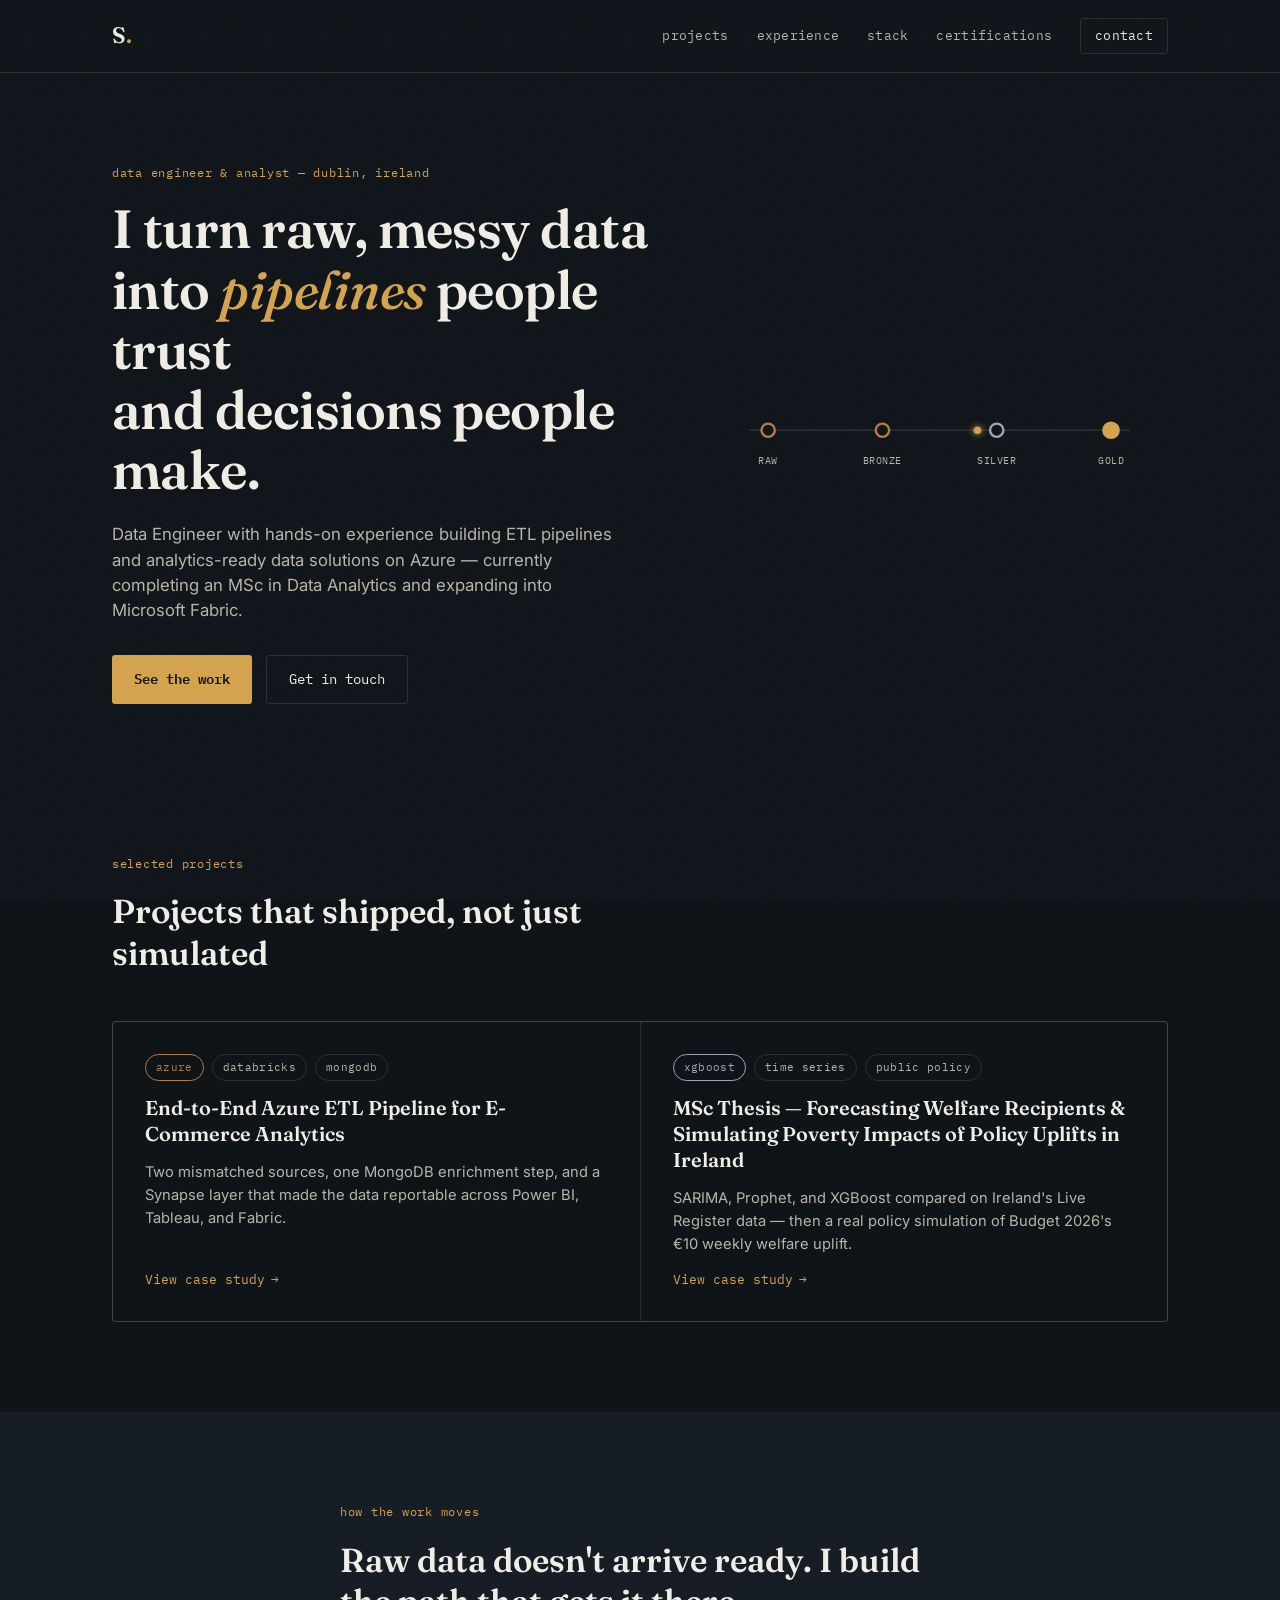
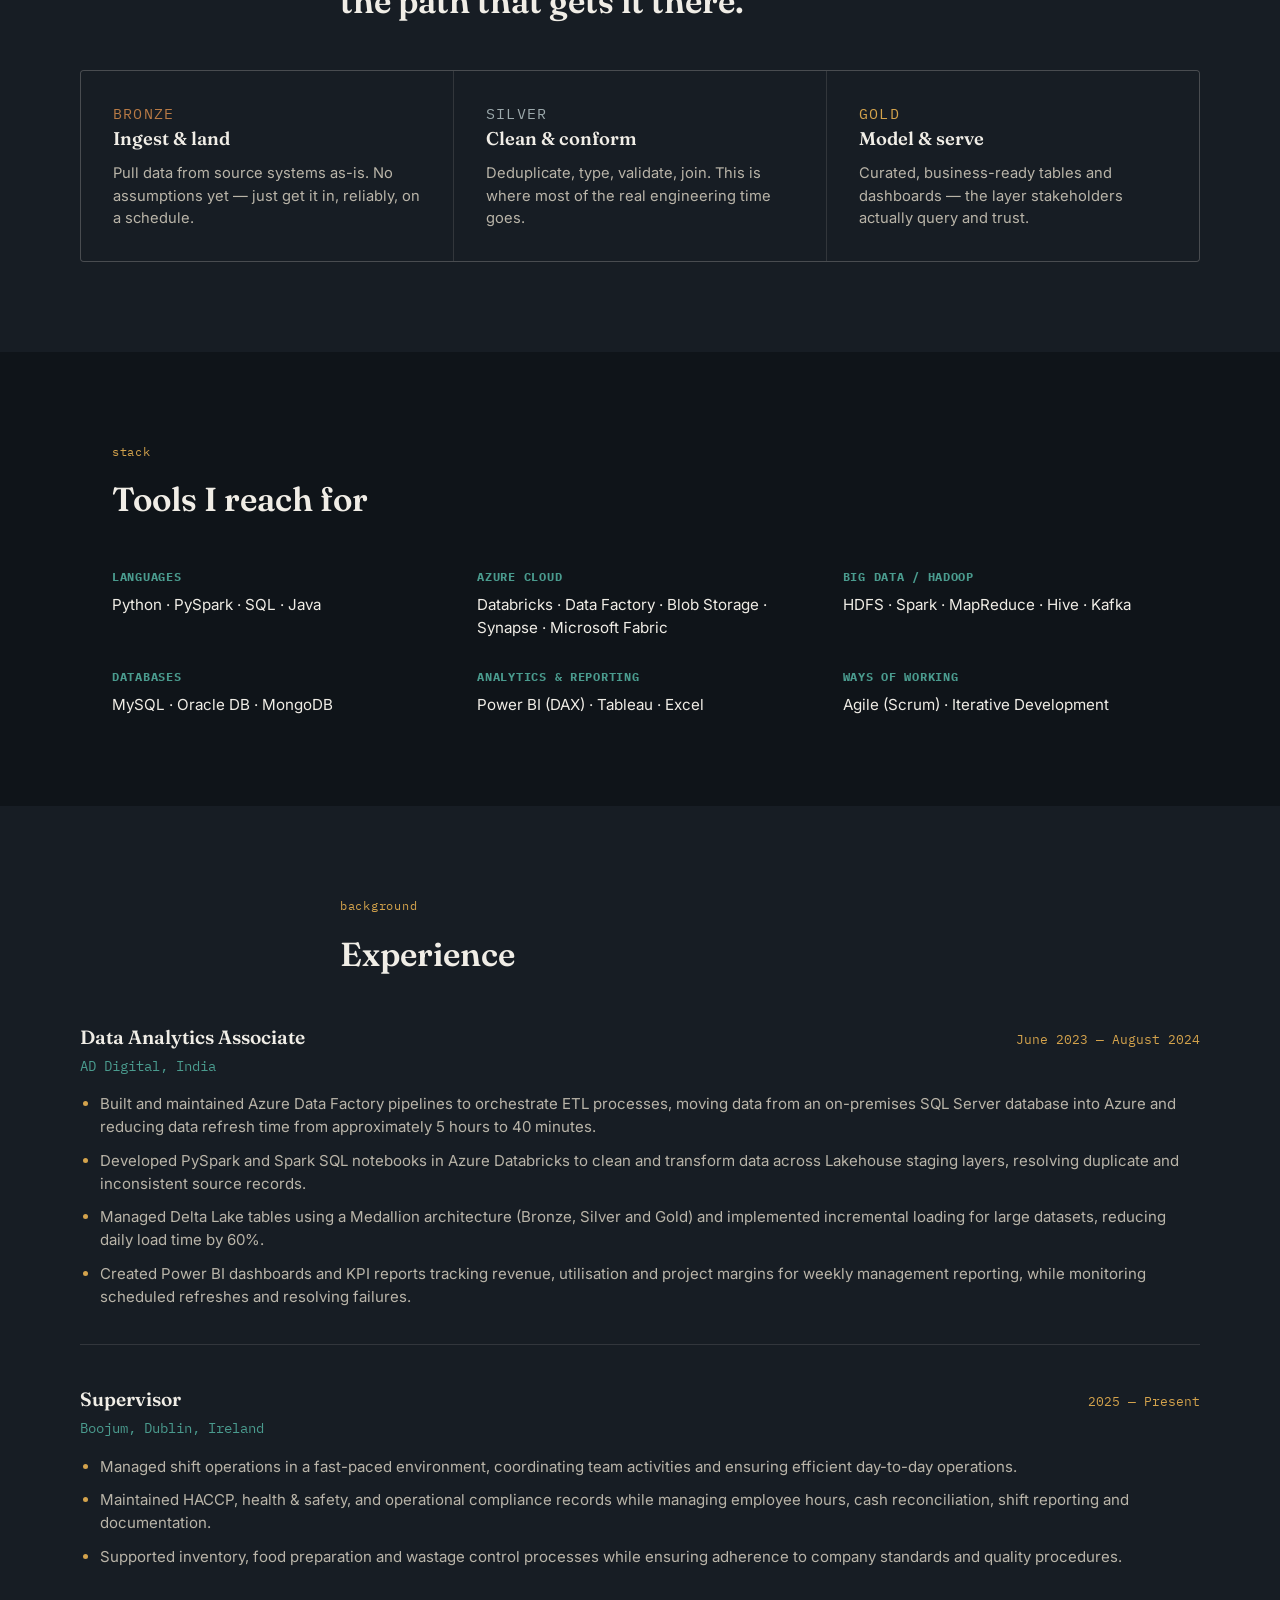
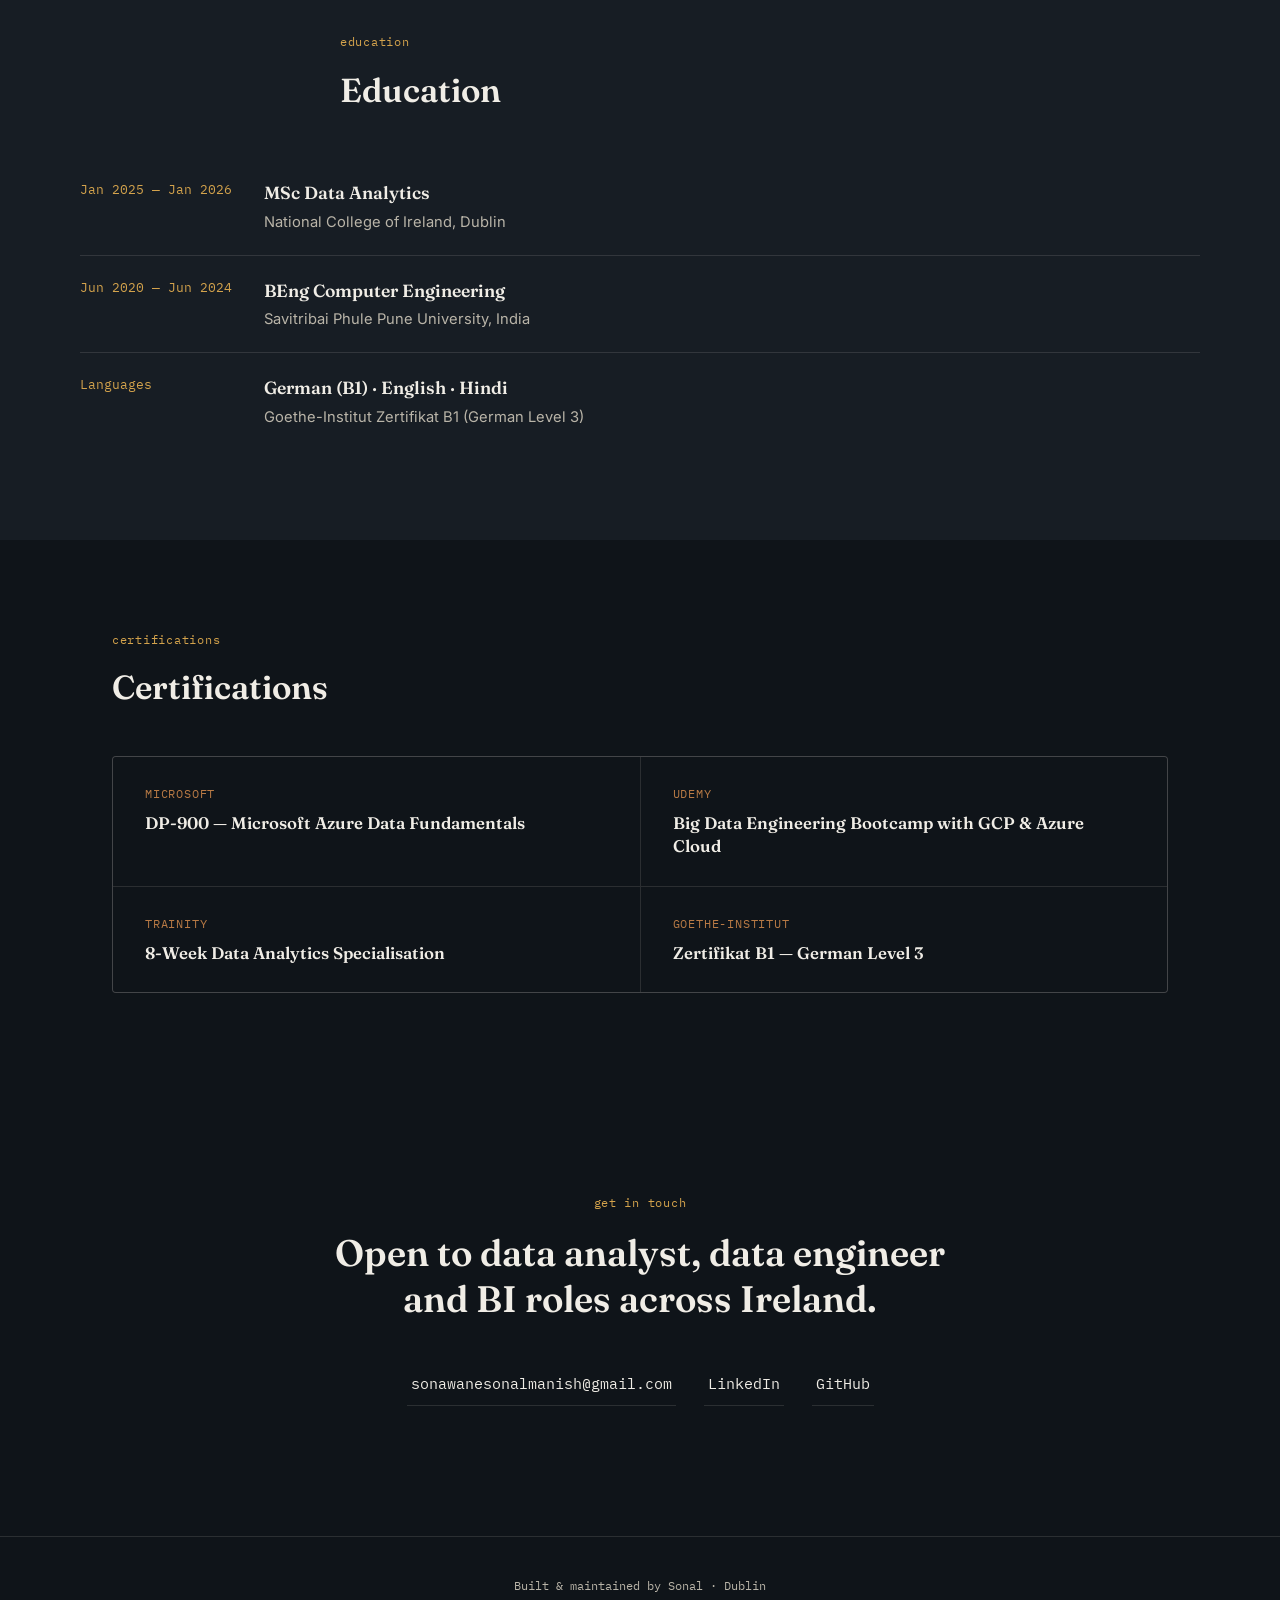
<file: index.html>
<!DOCTYPE html>
<html lang="en">
<head>
<meta charset="UTF-8">
<meta name="viewport" content="width=device-width, initial-scale=1.0">
<title>Sonal Sonawane — Data Engineer &amp; Analyst</title>
<meta name="description" content="Sonal Sonawane — Data Engineer &amp; Analyst. Azure ETL pipelines, Power BI, Microsoft Fabric, MSc Data Analytics.">
<link rel="preconnect" href="https://fonts.googleapis.com">
<link rel="preconnect" href="https://fonts.gstatic.com" crossorigin>
<link href="https://fonts.googleapis.com/css2?family=Fraunces:ital,opsz,wght@0,9..144,400;0,9..144,500;0,9..144,600;0,9..144,700;1,9..144,500&family=IBM+Plex+Mono:wght@400;500;600&family=Inter:wght@400;500;600&display=swap" rel="stylesheet">
<link rel="stylesheet" href="style.css">
</head>
<body>

<div class="grain"></div>

<header class="nav">
  <div class="nav-inner">
    <a href="#top" class="nav-mark">S<span class="dot">.</span></a>
    <nav class="nav-links">
      <a href="#projects">Projects</a>
      <a href="#experience">Experience</a>
      <a href="#stack">Stack</a>
      <a href="#certifications">Certifications</a>
      <a href="#contact" class="nav-cta">Contact</a>
    </nav>
  </div>
</header>

<main id="top">

  <!-- HERO -->
  <section class="hero">
    <div class="hero-inner">
      <p class="eyebrow">data engineer &amp; analyst — dublin, ireland</p>
      <h1 class="hero-title">
        I turn raw, messy data<br>
        into <em>pipelines</em> people trust<br>
        and decisions people make.
      </h1>
      <p class="hero-sub">
        Data Engineer with hands-on experience building ETL pipelines and
        analytics-ready data solutions on Azure — currently completing an
        MSc in Data Analytics and expanding into Microsoft Fabric.
      </p>
      <div class="hero-actions">
        <a href="#projects" class="btn btn-primary">See the work</a>
        <a href="#contact" class="btn btn-ghost">Get in touch</a>
      </div>
    </div>
    <div class="hero-pipeline" aria-hidden="true">
      <svg viewBox="0 0 480 200" class="pipeline-svg">
        <line x1="40" y1="100" x2="440" y2="100" class="pipe-line" />
        <g class="pipe-node" style="--delay:0s">
          <circle cx="60" cy="100" r="7" class="node-dot bronze" />
          <text x="60" y="135" class="node-label">RAW</text>
        </g>
        <g class="pipe-node" style="--delay:0.4s">
          <circle cx="180" cy="100" r="7" class="node-dot bronze" />
          <text x="180" y="135" class="node-label">BRONZE</text>
        </g>
        <g class="pipe-node" style="--delay:0.8s">
          <circle cx="300" cy="100" r="7" class="node-dot silver" />
          <text x="300" y="135" class="node-label">SILVER</text>
        </g>
        <g class="pipe-node" style="--delay:1.2s">
          <circle cx="420" cy="100" r="8" class="node-dot gold" />
          <text x="420" y="135" class="node-label">GOLD</text>
        </g>
        <circle r="4" class="pulse-dot">
          <animateMotion dur="3.2s" repeatCount="indefinite" path="M60,100 L180,100 L300,100 L420,100" />
        </circle>
      </svg>
    </div>
  </section>

  <!-- PROJECTS: clickable cards -->
  <section id="projects" class="section">
    <div class="section-head">
      <p class="eyebrow">selected projects</p>
      <h2>Projects that shipped, not just simulated</h2>
    </div>

    <div class="card-grid">

      <a href="projects/azure-pipeline.html" class="project-card">
        <div class="project-card-meta">
          <span class="tag tag-bronze">azure</span>
          <span class="tag">databricks</span>
          <span class="tag">mongodb</span>
        </div>
        <h3>End-to-End Azure ETL Pipeline for E-Commerce Analytics</h3>
        <p>Two mismatched sources, one MongoDB enrichment step, and a Synapse layer that made the data reportable across Power BI, Tableau, and Fabric.</p>
        <span class="project-card-cta">View case study <i class="arrow">→</i></span>
      </a>

      <a href="projects/welfare-forecasting.html" class="project-card">
        <div class="project-card-meta">
          <span class="tag tag-silver">xgboost</span>
          <span class="tag">time series</span>
          <span class="tag">public policy</span>
        </div>
        <h3>MSc Thesis — Forecasting Welfare Recipients &amp; Simulating Poverty Impacts of Policy Uplifts in Ireland</h3>
        <p>SARIMA, Prophet, and XGBoost compared on Ireland's Live Register data — then a real policy simulation of Budget 2026's €10 weekly welfare uplift.</p>
        <span class="project-card-cta">View case study <i class="arrow">→</i></span>
      </a>

    </div>
  </section>

  <!-- PIPELINE / HOW I WORK -->
  <section id="pipeline" class="section section-alt">
    <div class="section-head">
      <p class="eyebrow">how the work moves</p>
      <h2>Raw data doesn't arrive ready. I build the path that gets it there.</h2>
    </div>
    <div class="stages">
      <div class="stage">
        <p class="stage-label bronze">Bronze</p>
        <h4>Ingest &amp; land</h4>
        <p>Pull data from source systems as-is. No assumptions yet — just get it in, reliably, on a schedule.</p>
      </div>
      <div class="stage">
        <p class="stage-label silver">Silver</p>
        <h4>Clean &amp; conform</h4>
        <p>Deduplicate, type, validate, join. This is where most of the real engineering time goes.</p>
      </div>
      <div class="stage">
        <p class="stage-label gold">Gold</p>
        <h4>Model &amp; serve</h4>
        <p>Curated, business-ready tables and dashboards — the layer stakeholders actually query and trust.</p>
      </div>
    </div>
  </section>

  <!-- STACK -->
  <section id="stack" class="section">
    <div class="section-head">
      <p class="eyebrow">stack</p>
      <h2>Tools I reach for</h2>
    </div>
    <div class="stack-grid">
      <div class="stack-group">
        <h4>Languages</h4>
        <p>Python · PySpark · SQL · Java</p>
      </div>
      <div class="stack-group">
        <h4>Azure Cloud</h4>
        <p>Databricks · Data Factory · Blob Storage · Synapse · Microsoft Fabric</p>
      </div>
      <div class="stack-group">
        <h4>Big Data / Hadoop</h4>
        <p>HDFS · Spark · MapReduce · Hive · Kafka</p>
      </div>
      <div class="stack-group">
        <h4>Databases</h4>
        <p>MySQL · Oracle DB · MongoDB</p>
      </div>
      <div class="stack-group">
        <h4>Analytics &amp; Reporting</h4>
        <p>Power BI (DAX) · Tableau · Excel</p>
      </div>
      <div class="stack-group">
        <h4>Ways of working</h4>
        <p>Agile (Scrum) · Iterative Development</p>
      </div>
    </div>
  </section>

  <!-- EXPERIENCE -->
  <section id="experience" class="section section-alt">
    <div class="section-head">
      <p class="eyebrow">background</p>
      <h2>Experience</h2>
    </div>
    <div class="exp-list">

      <article class="exp-item">
        <div class="exp-head">
          <h4>Data Analytics Associate</h4>
          <span class="exp-when">June 2023 — August 2024</span>
        </div>
        <p class="exp-org">AD Digital, India</p>
        <ul class="exp-bullets">
        <li>Built and maintained Azure Data Factory pipelines to orchestrate ETL processes, moving data from an on-premises SQL Server database into Azure and reducing data refresh time from approximately 5 hours to 40 minutes.</li>
        <li>Developed PySpark and Spark SQL notebooks in Azure Databricks to clean and transform data across Lakehouse staging layers, resolving duplicate and inconsistent source records.</li>
        <li>Managed Delta Lake tables using a Medallion architecture (Bronze, Silver and Gold) and implemented incremental loading for large datasets, reducing daily load time by 60%.</li>
        <li>Created Power BI dashboards and KPI reports tracking revenue, utilisation and project margins for weekly management reporting, while monitoring scheduled refreshes and resolving failures.</li>
        </ul>

      </article>

      <article class="exp-item">
        <div class="exp-head">
          <h4>Supervisor</h4>
          <span class="exp-when">2025 — Present</span>
        </div>
        <p class="exp-org">Boojum, Dublin, Ireland</p>
        <ul class="exp-bullets">
          <li>Managed shift operations in a fast-paced environment, coordinating team activities and ensuring efficient day-to-day operations.</li>
          <li>Maintained HACCP, health &amp; safety, and operational compliance records while managing employee hours, cash reconciliation, shift reporting and documentation.</li>
          <li>Supported inventory, food preparation and wastage control processes while ensuring adherence to company standards and quality procedures.</li>
        </ul>
      </article>

    </div>

    <div class="section-head" style="margin-top: 64px;">
      <p class="eyebrow">education</p>
      <h2>Education</h2>
    </div>
    <div class="timeline">
      <div class="tl-row">
        <div class="tl-when">Jan 2025 — Jan 2026</div>
        <div class="tl-what">
          <h4>MSc Data Analytics</h4>
          <p>National College of Ireland, Dublin</p>
        </div>
      </div>
      <div class="tl-row">
        <div class="tl-when">Jun 2020 — Jun 2024</div>
        <div class="tl-what">
          <h4>BEng Computer Engineering</h4>
          <p>Savitribai Phule Pune University, India</p>
        </div>
      </div>
      <div class="tl-row">
        <div class="tl-when">Languages</div>
        <div class="tl-what">
          <h4>German (B1) · English · Hindi</h4>
          <p>Goethe-Institut Zertifikat B1 (German Level 3)</p>
        </div>
      </div>
    </div>
  </section>

  <!-- CERTIFICATIONS -->
  <section id="certifications" class="section">
    <div class="section-head">
      <p class="eyebrow">certifications</p>
      <h2>Certifications</h2>
    </div>
    <div class="cert-grid">
      <div class="cert-card">
        <p class="cert-issuer">Microsoft</p>
        <h4>DP-900 — Microsoft Azure Data Fundamentals</h4>
      </div>
      <div class="cert-card">
        <p class="cert-issuer">Udemy</p>
        <h4>Big Data Engineering Bootcamp with GCP &amp; Azure Cloud</h4>
      </div>
      <div class="cert-card">
        <p class="cert-issuer">Trainity</p>
        <h4>8-Week Data Analytics Specialisation</h4>
      </div>
      <div class="cert-card">
        <p class="cert-issuer">Goethe-Institut</p>
        <h4>Zertifikat B1 — German Level 3</h4>
      </div>
    </div>
  </section>

  <!-- CONTACT -->
  <section id="contact" class="section contact">
    <div class="contact-inner">
      <p class="eyebrow">get in touch</p>
      <h2>Open to data analyst, data engineer<br>and BI roles across Ireland.</h2>
      <div class="contact-links">
        <a href="mailto:sonawanesonalmanish@gmail.com" class="contact-link">sonawanesonalmanish@gmail.com</a>
        <a href="https://www.linkedin.com/in/sonal-sonawane1810" class="contact-link" target="_blank" rel="noopener">LinkedIn</a>
        <a href="https://github.com/sonal1810" class="contact-link" target="_blank" rel="noopener">GitHub</a>
      </div>
    </div>
  </section>

</main>

<footer class="footer">
  <p>Built &amp; maintained by Sonal · Dublin</p>
</footer>

</body>
</html>
</file>
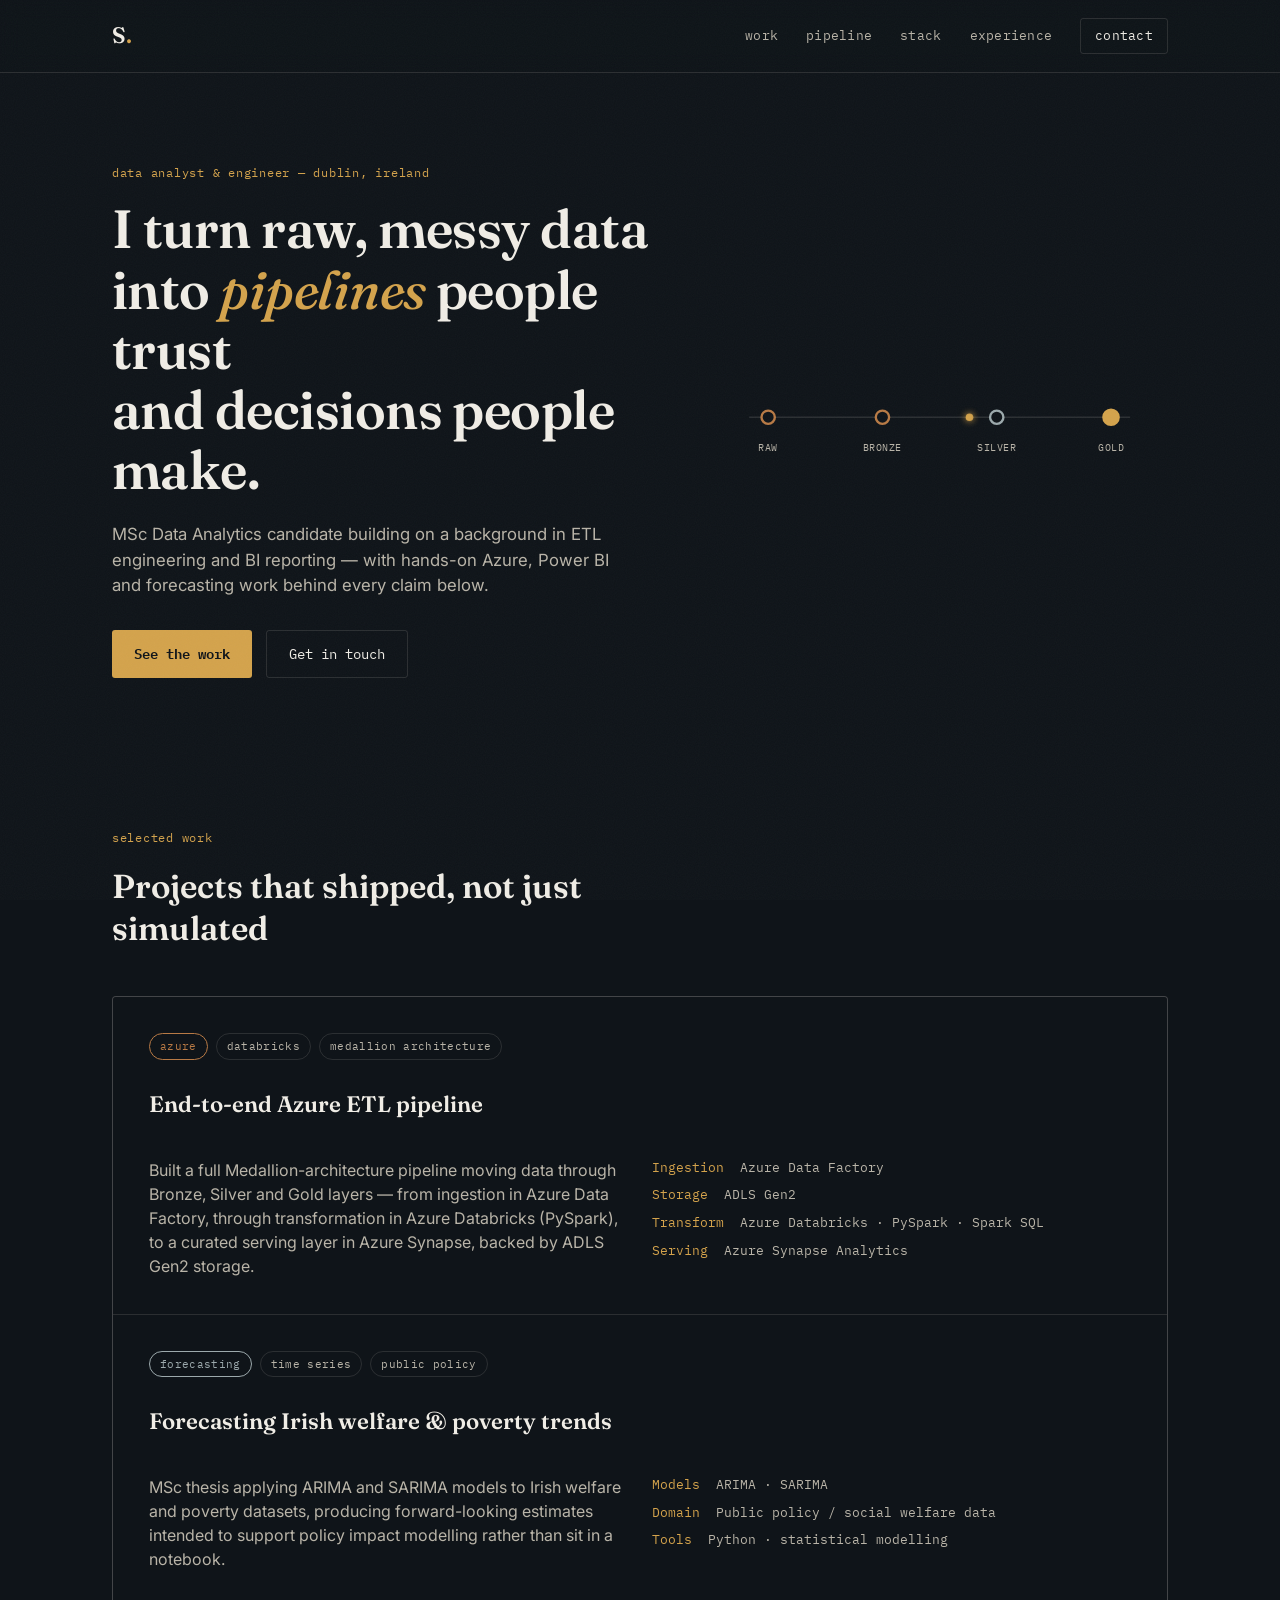
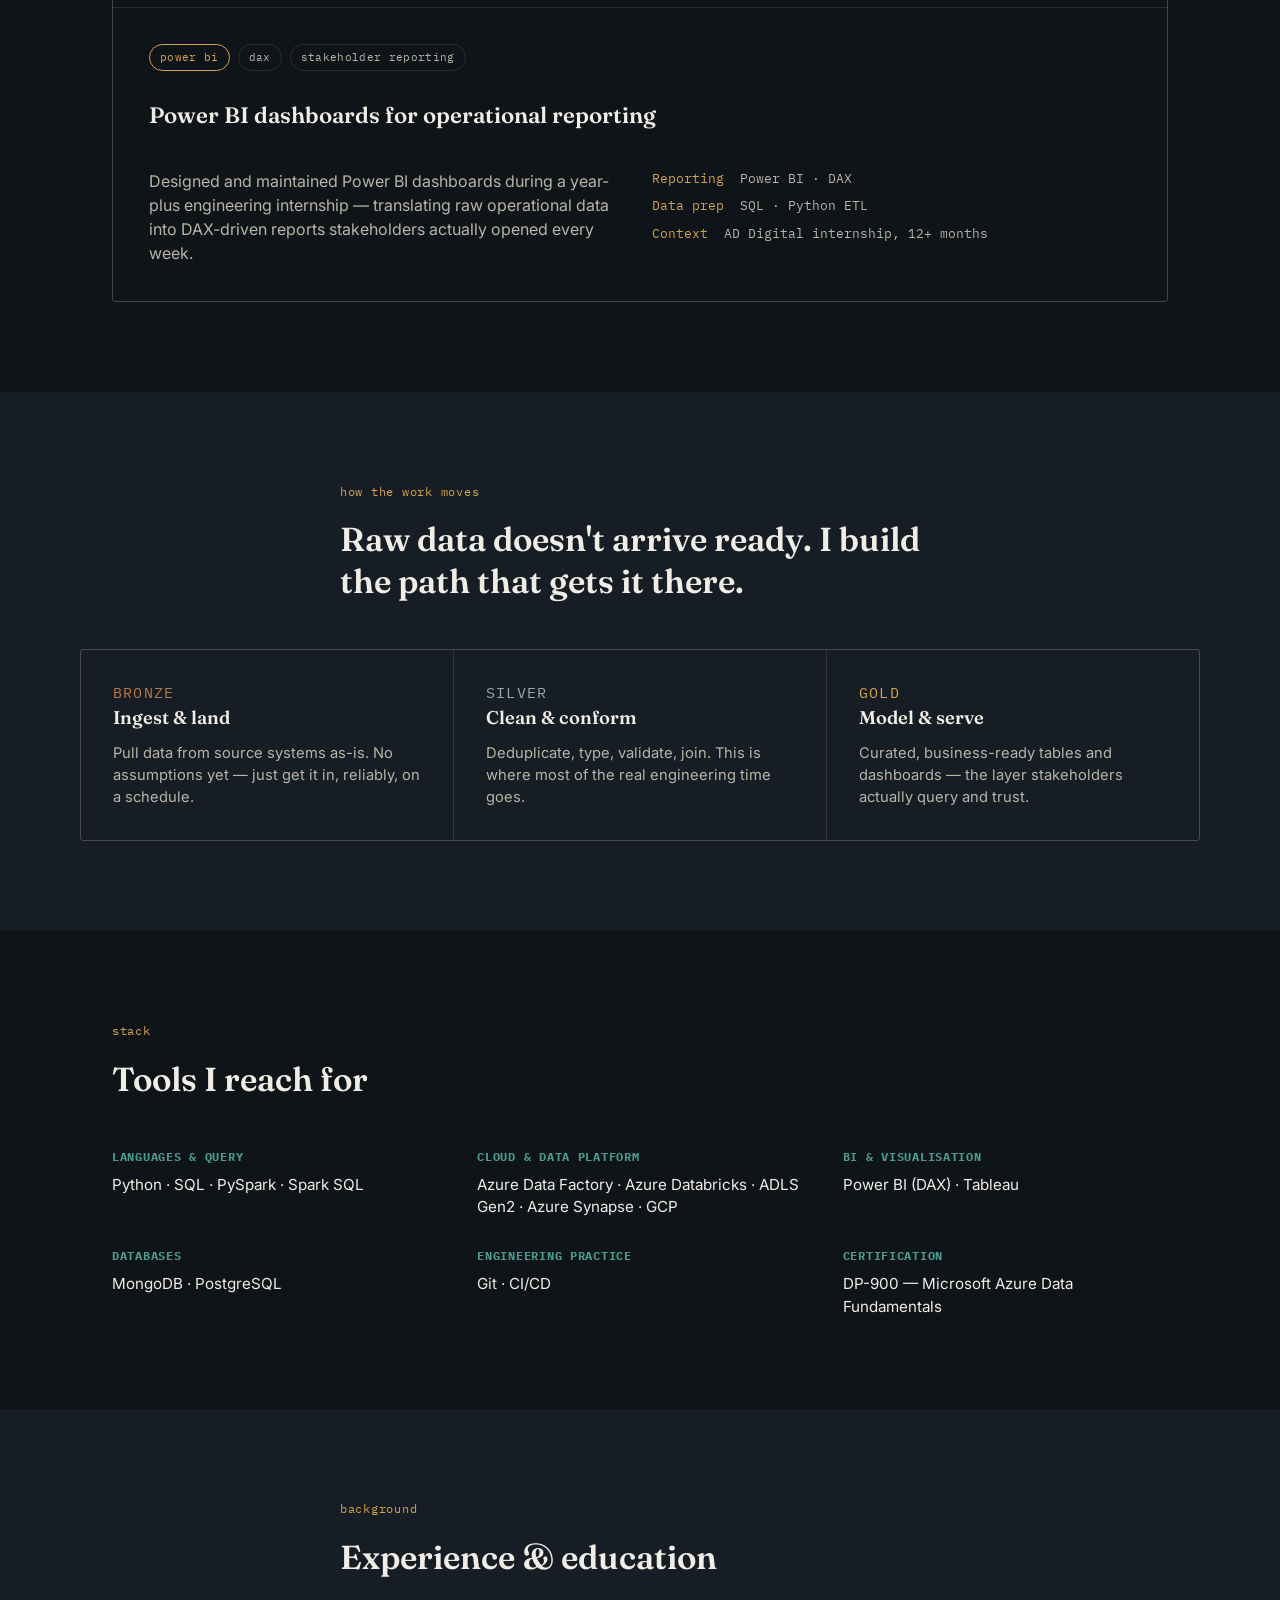
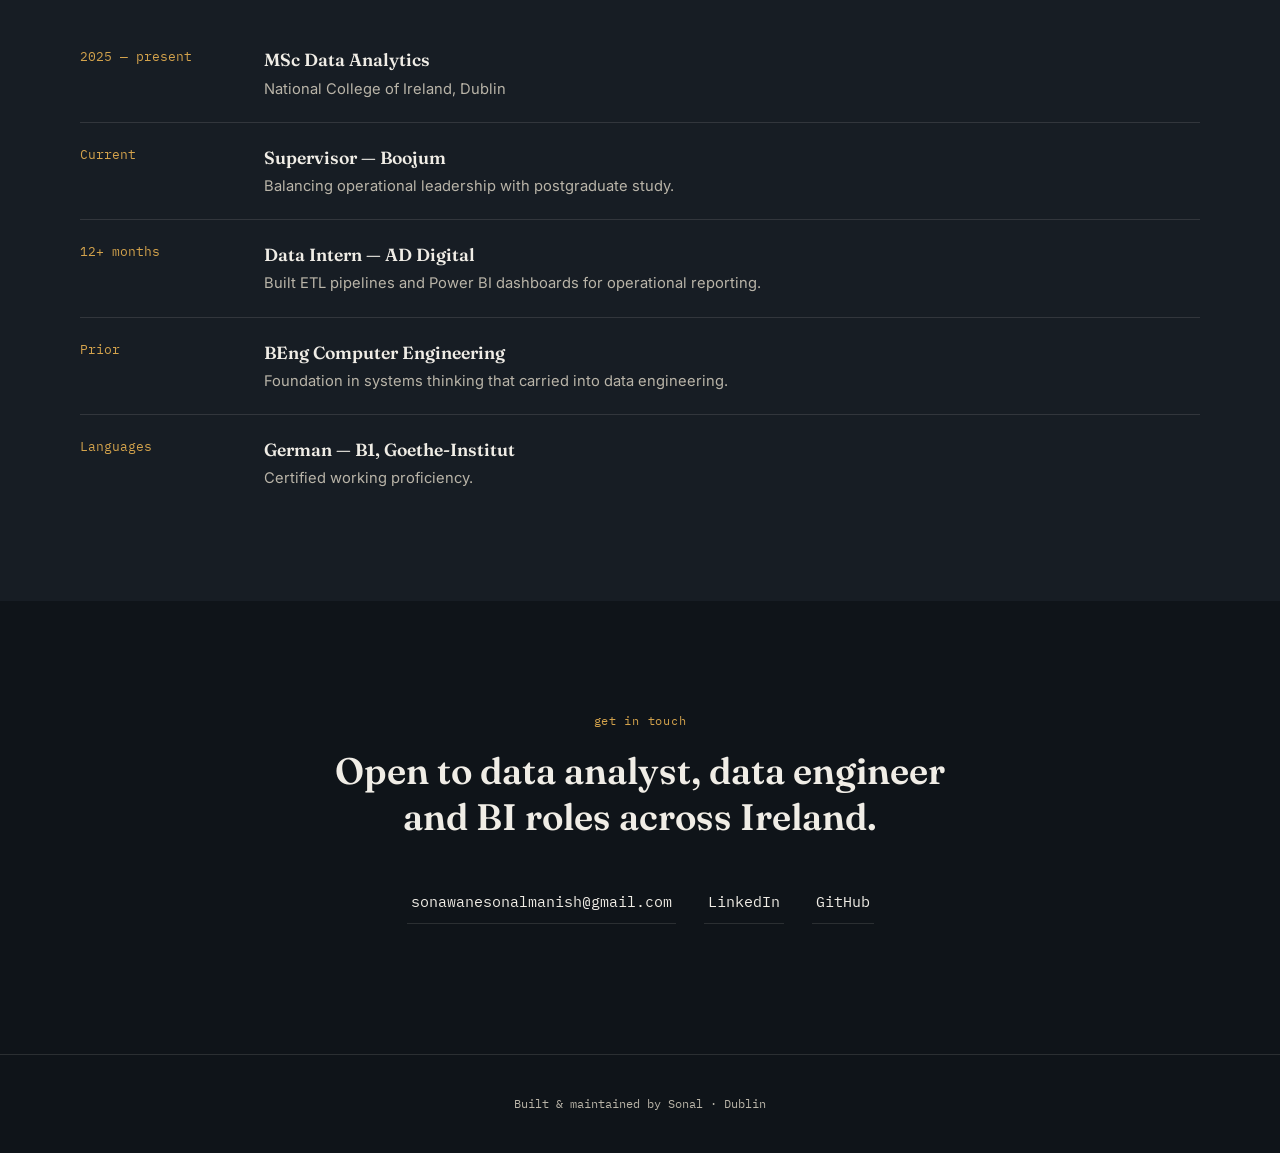
<file: index (1).html>
<!DOCTYPE html>
<html lang="en">
<head>
<meta charset="UTF-8">
<meta name="viewport" content="width=device-width, initial-scale=1.0">
<title>Sonal — Data Analytics &amp; Engineering</title>
<meta name="description" content="Sonal — Data Analyst &amp; Engineer. MSc Data Analytics, Azure pipelines, Power BI, forecasting.">
<link rel="preconnect" href="https://fonts.googleapis.com">
<link rel="preconnect" href="https://fonts.gstatic.com" crossorigin>
<link href="https://fonts.googleapis.com/css2?family=Fraunces:ital,opsz,wght@0,9..144,400;0,9..144,500;0,9..144,600;0,9..144,700;1,9..144,500&family=IBM+Plex+Mono:wght@400;500;600&family=Inter:wght@400;500;600&display=swap" rel="stylesheet">
<link rel="stylesheet" href="style.css">
</head>
<body>

<div class="grain"></div>

<header class="nav">
  <div class="nav-inner">
    <a href="#top" class="nav-mark">S<span class="dot">.</span></a>
    <nav class="nav-links">
      <a href="#work">Work</a>
      <a href="#pipeline">Pipeline</a>
      <a href="#stack">Stack</a>
      <a href="#experience">Experience</a>
      <a href="#contact" class="nav-cta">Contact</a>
    </nav>
  </div>
</header>

<main id="top">

  <!-- HERO -->
  <section class="hero">
    <div class="hero-inner">
      <p class="eyebrow">data analyst &amp; engineer — dublin, ireland</p>
      <h1 class="hero-title">
        I turn raw, messy data<br>
        into <em>pipelines</em> people trust<br>
        and decisions people make.
      </h1>
      <p class="hero-sub">
        MSc Data Analytics candidate building on a background in ETL engineering
        and BI reporting — with hands-on Azure, Power BI and forecasting work
        behind every claim below.
      </p>
      <div class="hero-actions">
        <a href="#work" class="btn btn-primary">See the work</a>
        <a href="#contact" class="btn btn-ghost">Get in touch</a>
      </div>
    </div>
    <div class="hero-pipeline" aria-hidden="true">
      <svg viewBox="0 0 480 200" class="pipeline-svg">
        <line x1="40" y1="100" x2="440" y2="100" class="pipe-line" />
        <g class="pipe-node" style="--delay:0s">
          <circle cx="60" cy="100" r="7" class="node-dot bronze" />
          <text x="60" y="135" class="node-label">RAW</text>
        </g>
        <g class="pipe-node" style="--delay:0.4s">
          <circle cx="180" cy="100" r="7" class="node-dot bronze" />
          <text x="180" y="135" class="node-label">BRONZE</text>
        </g>
        <g class="pipe-node" style="--delay:0.8s">
          <circle cx="300" cy="100" r="7" class="node-dot silver" />
          <text x="300" y="135" class="node-label">SILVER</text>
        </g>
        <g class="pipe-node" style="--delay:1.2s">
          <circle cx="420" cy="100" r="8" class="node-dot gold" />
          <text x="420" y="135" class="node-label">GOLD</text>
        </g>
        <circle r="4" class="pulse-dot">
          <animateMotion dur="3.2s" repeatCount="indefinite" path="M60,100 L180,100 L300,100 L420,100" />
        </circle>
      </svg>
    </div>
  </section>

  <!-- WORK / PROJECTS -->
  <section id="work" class="section">
    <div class="section-head">
      <p class="eyebrow">selected work</p>
      <h2>Projects that shipped, not just simulated</h2>
    </div>

    <div class="project-list">

      <article class="project">
        <div class="project-meta">
          <span class="tag tag-bronze">azure</span>
          <span class="tag">databricks</span>
          <span class="tag">medallion architecture</span>
        </div>
        <h3>End-to-end Azure ETL pipeline</h3>
        <p>
          Built a full Medallion-architecture pipeline moving data through
          Bronze, Silver and Gold layers — from ingestion in Azure Data Factory,
          through transformation in Azure Databricks (PySpark), to a curated
          serving layer in Azure Synapse, backed by ADLS Gen2 storage.
        </p>
        <ul class="project-facts">
          <li><span>Ingestion</span> Azure Data Factory</li>
          <li><span>Storage</span> ADLS Gen2</li>
          <li><span>Transform</span> Azure Databricks · PySpark · Spark SQL</li>
          <li><span>Serving</span> Azure Synapse Analytics</li>
        </ul>
      </article>

      <article class="project">
        <div class="project-meta">
          <span class="tag tag-silver">forecasting</span>
          <span class="tag">time series</span>
          <span class="tag">public policy</span>
        </div>
        <h3>Forecasting Irish welfare &amp; poverty trends</h3>
        <p>
          MSc thesis applying ARIMA and SARIMA models to Irish welfare and
          poverty datasets, producing forward-looking estimates intended to
          support policy impact modelling rather than sit in a notebook.
        </p>
        <ul class="project-facts">
          <li><span>Models</span> ARIMA · SARIMA</li>
          <li><span>Domain</span> Public policy / social welfare data</li>
          <li><span>Tools</span> Python · statistical modelling</li>
        </ul>
      </article>

      <article class="project">
        <div class="project-meta">
          <span class="tag tag-gold">power bi</span>
          <span class="tag">dax</span>
          <span class="tag">stakeholder reporting</span>
        </div>
        <h3>Power BI dashboards for operational reporting</h3>
        <p>
          Designed and maintained Power BI dashboards during a year-plus
          engineering internship — translating raw operational data into
          DAX-driven reports stakeholders actually opened every week.
        </p>
        <ul class="project-facts">
          <li><span>Reporting</span> Power BI · DAX</li>
          <li><span>Data prep</span> SQL · Python ETL</li>
          <li><span>Context</span> AD Digital internship, 12+ months</li>
        </ul>
      </article>

    </div>
  </section>

  <!-- PIPELINE / HOW I WORK -->
  <section id="pipeline" class="section section-alt">
    <div class="section-head">
      <p class="eyebrow">how the work moves</p>
      <h2>Raw data doesn't arrive ready. I build the path that gets it there.</h2>
    </div>
    <div class="stages">
      <div class="stage">
        <p class="stage-label bronze">Bronze</p>
        <h4>Ingest &amp; land</h4>
        <p>Pull data from source systems as-is. No assumptions yet — just get it in, reliably, on a schedule.</p>
      </div>
      <div class="stage">
        <p class="stage-label silver">Silver</p>
        <h4>Clean &amp; conform</h4>
        <p>Deduplicate, type, validate, join. This is where most of the real engineering time goes.</p>
      </div>
      <div class="stage">
        <p class="stage-label gold">Gold</p>
        <h4>Model &amp; serve</h4>
        <p>Curated, business-ready tables and dashboards — the layer stakeholders actually query and trust.</p>
      </div>
    </div>
  </section>

  <!-- STACK -->
  <section id="stack" class="section">
    <div class="section-head">
      <p class="eyebrow">stack</p>
      <h2>Tools I reach for</h2>
    </div>
    <div class="stack-grid">
      <div class="stack-group">
        <h4>Languages &amp; Query</h4>
        <p>Python · SQL · PySpark · Spark SQL</p>
      </div>
      <div class="stack-group">
        <h4>Cloud &amp; Data Platform</h4>
        <p>Azure Data Factory · Azure Databricks · ADLS Gen2 · Azure Synapse · GCP</p>
      </div>
      <div class="stack-group">
        <h4>BI &amp; Visualisation</h4>
        <p>Power BI (DAX) · Tableau</p>
      </div>
      <div class="stack-group">
        <h4>Databases</h4>
        <p>MongoDB · PostgreSQL</p>
      </div>
      <div class="stack-group">
        <h4>Engineering practice</h4>
        <p>Git · CI/CD</p>
      </div>
      <div class="stack-group">
        <h4>Certification</h4>
        <p>DP-900 — Microsoft Azure Data Fundamentals</p>
      </div>
    </div>
  </section>

  <!-- EXPERIENCE -->
  <section id="experience" class="section section-alt">
    <div class="section-head">
      <p class="eyebrow">background</p>
      <h2>Experience &amp; education</h2>
    </div>
    <div class="timeline">
      <div class="tl-row">
        <div class="tl-when">2025 — present</div>
        <div class="tl-what">
          <h4>MSc Data Analytics</h4>
          <p>National College of Ireland, Dublin</p>
        </div>
      </div>
      <div class="tl-row">
        <div class="tl-when">Current</div>
        <div class="tl-what">
          <h4>Supervisor — Boojum</h4>
          <p>Balancing operational leadership with postgraduate study.</p>
        </div>
      </div>
      <div class="tl-row">
        <div class="tl-when">12+ months</div>
        <div class="tl-what">
          <h4>Data Intern — AD Digital</h4>
          <p>Built ETL pipelines and Power BI dashboards for operational reporting.</p>
        </div>
      </div>
      <div class="tl-row">
        <div class="tl-when">Prior</div>
        <div class="tl-what">
          <h4>BEng Computer Engineering</h4>
          <p>Foundation in systems thinking that carried into data engineering.</p>
        </div>
      </div>
      <div class="tl-row">
        <div class="tl-when">Languages</div>
        <div class="tl-what">
          <h4>German — B1, Goethe-Institut</h4>
          <p>Certified working proficiency.</p>
        </div>
      </div>
    </div>
  </section>

  <!-- CONTACT -->
  <section id="contact" class="section contact">
    <div class="contact-inner">
      <p class="eyebrow">get in touch</p>
      <h2>Open to data analyst, data engineer<br>and BI roles across Ireland.</h2>
      <div class="contact-links">
        <a href="mailto:sonawanesonalmanish@gmail.com" class="contact-link">sonawanesonalmanish@gmail.com</a>
        <a href="https://www.linkedin.com/in/sonal-sonawane1810" class="contact-link" target="_blank" rel="noopener">LinkedIn</a>
        <a href="https://github.com/sonal1810" class="contact-link" target="_blank" rel="noopener">GitHub</a>
      </div>
    </div>
  </section>

</main>

<footer class="footer">
  <p>Built &amp; maintained by Sonal · Dublin</p>
</footer>

</body>
</html>
</file>
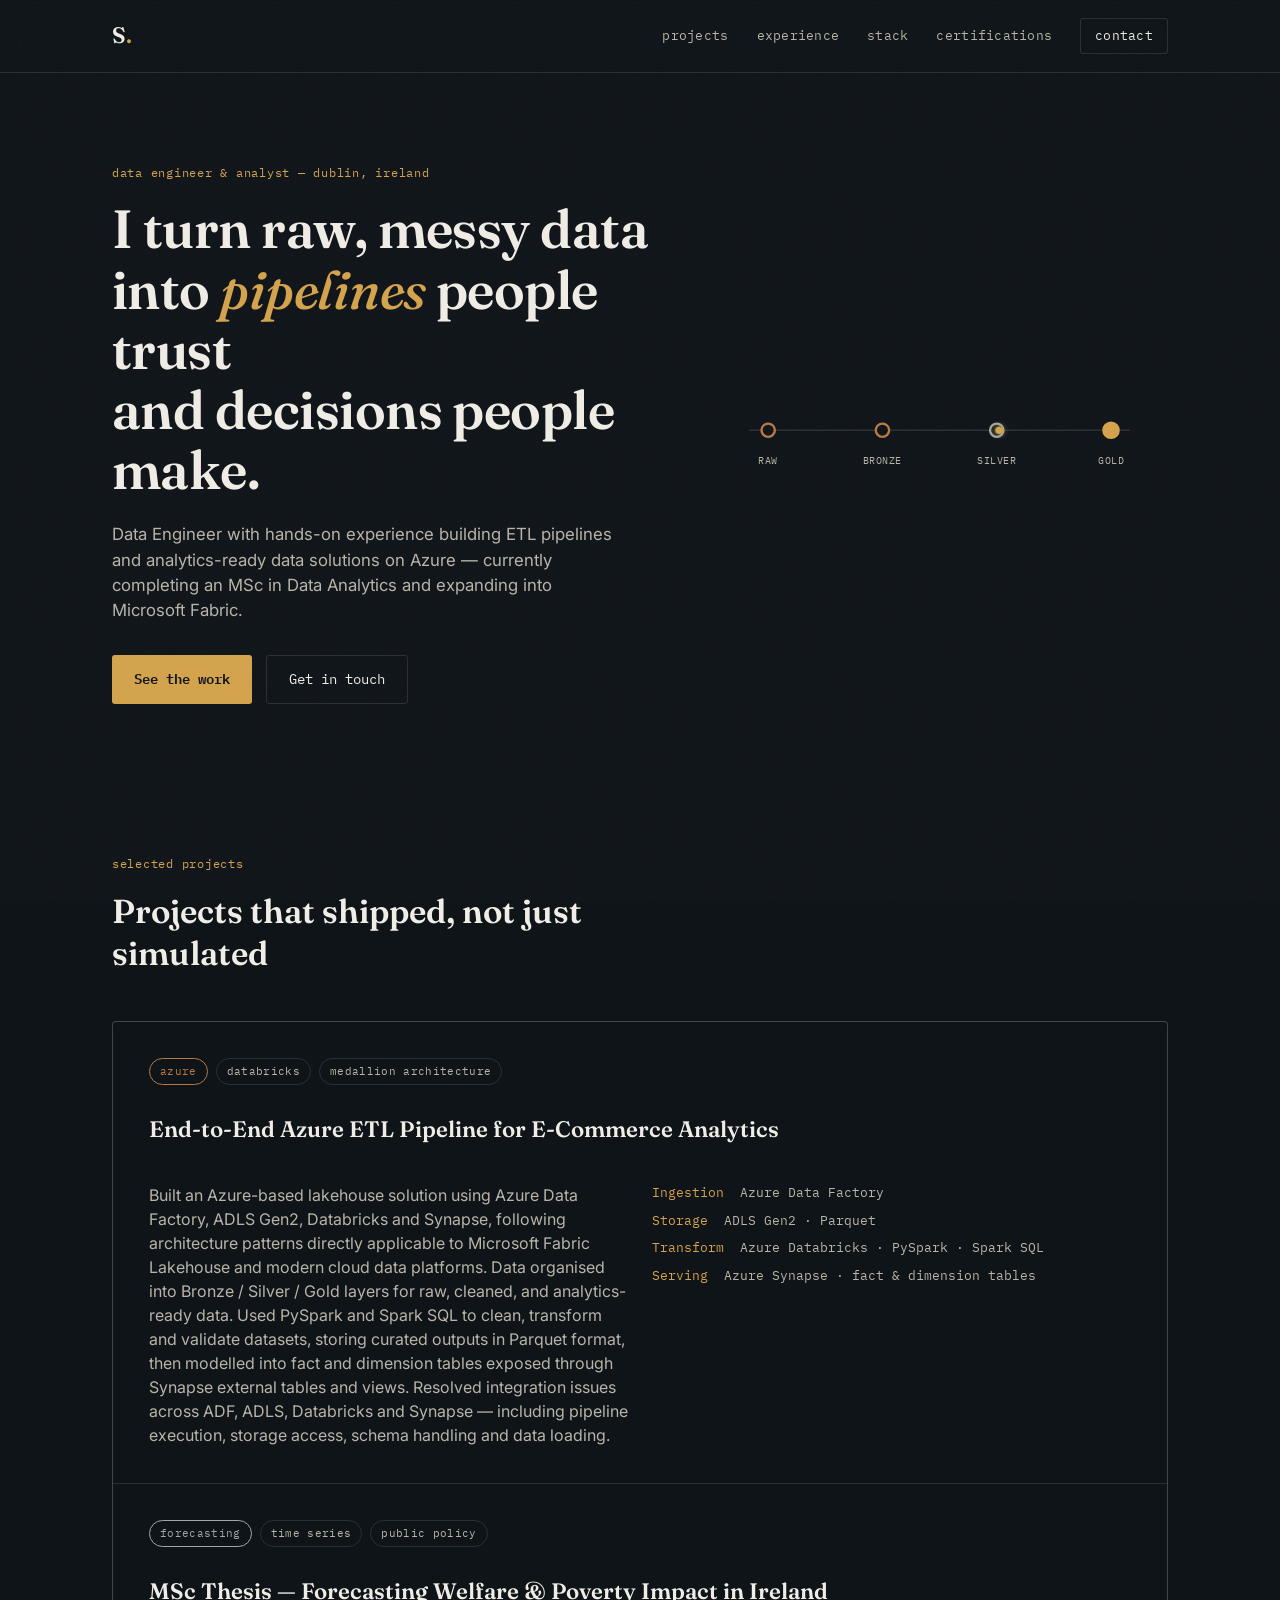
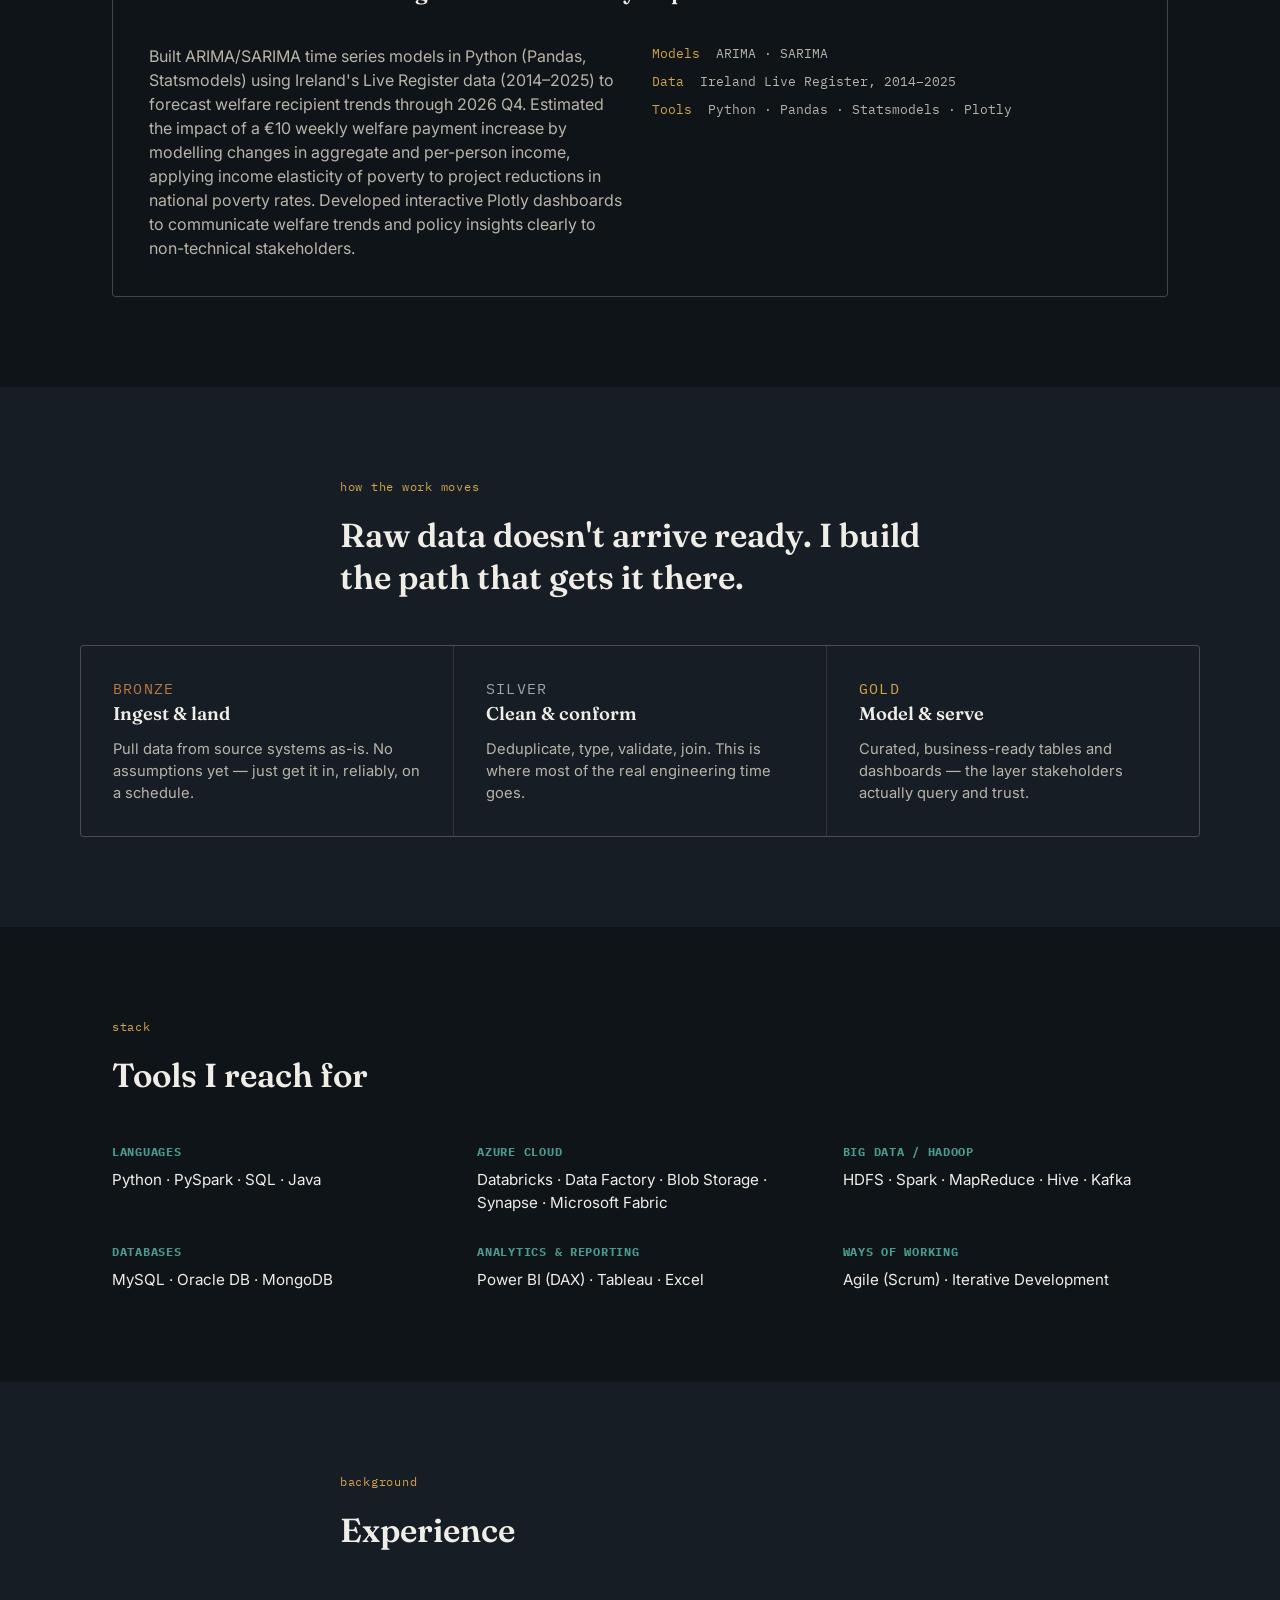
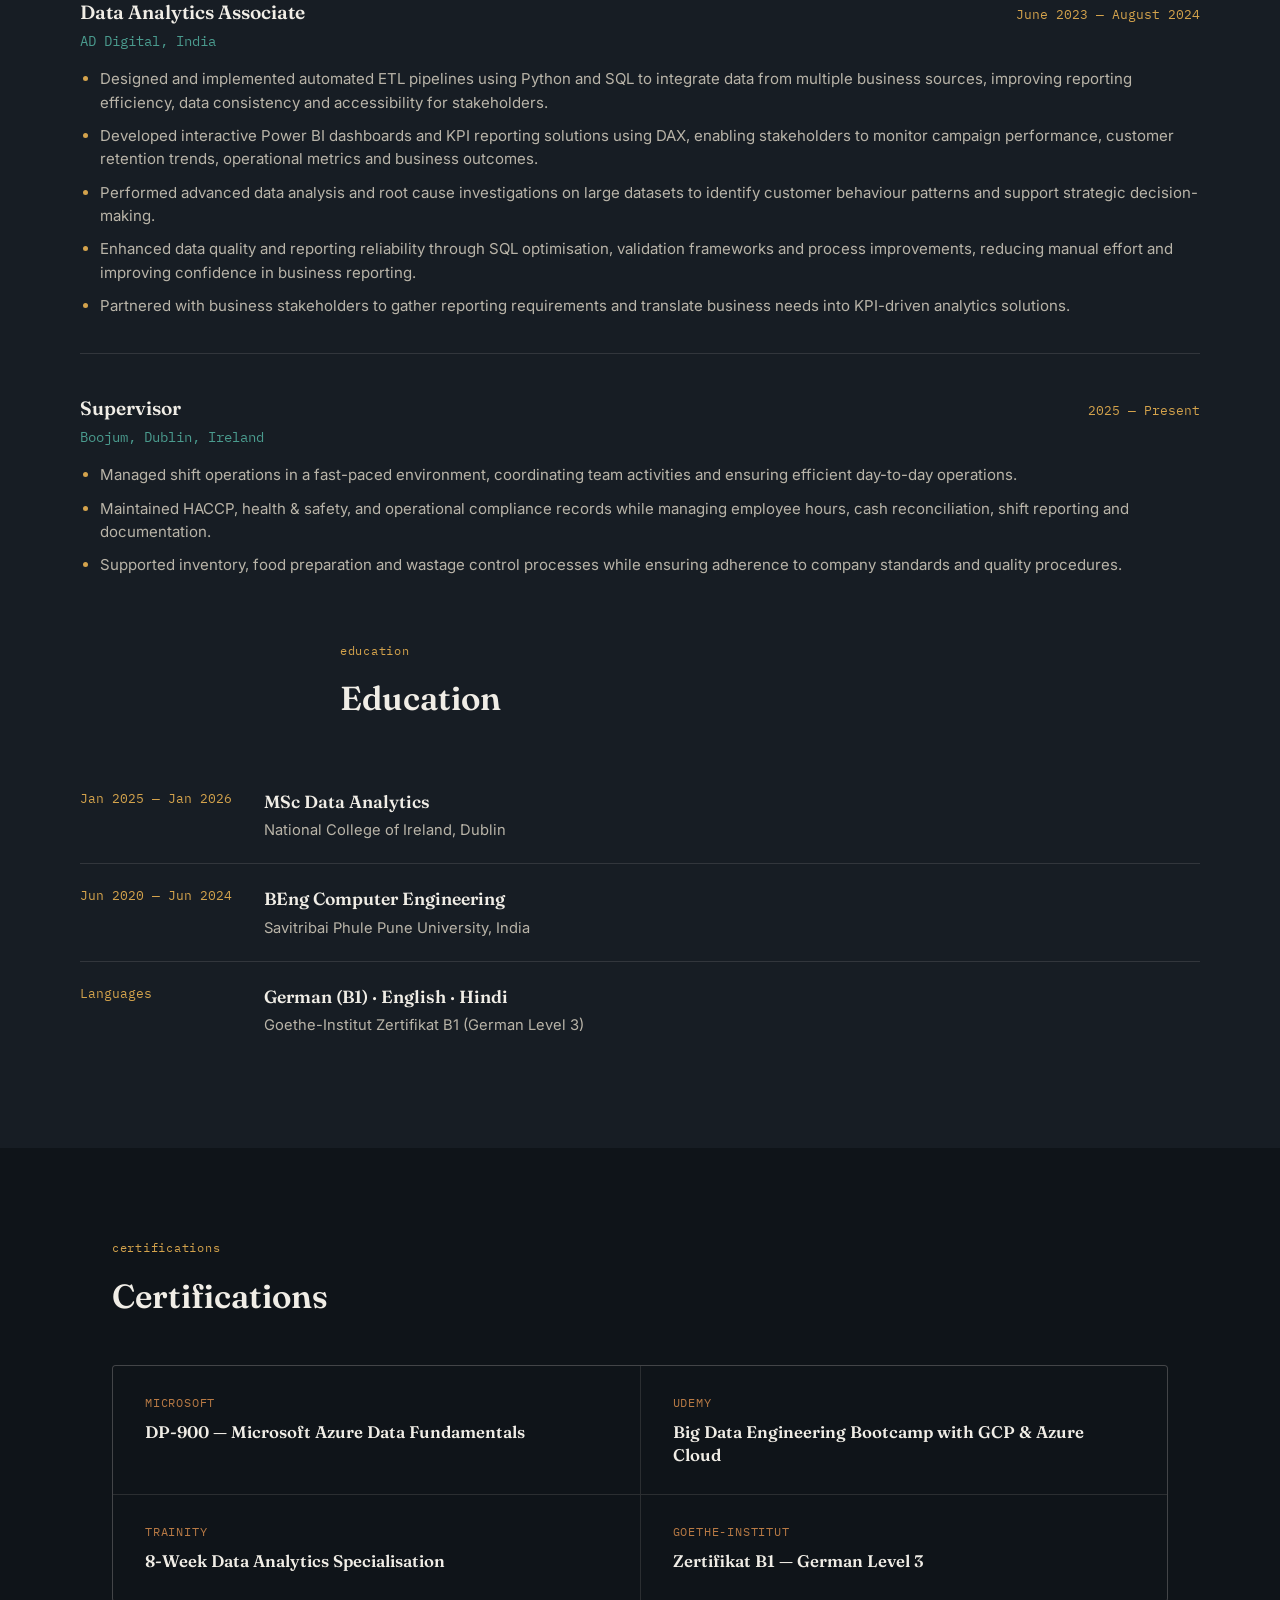
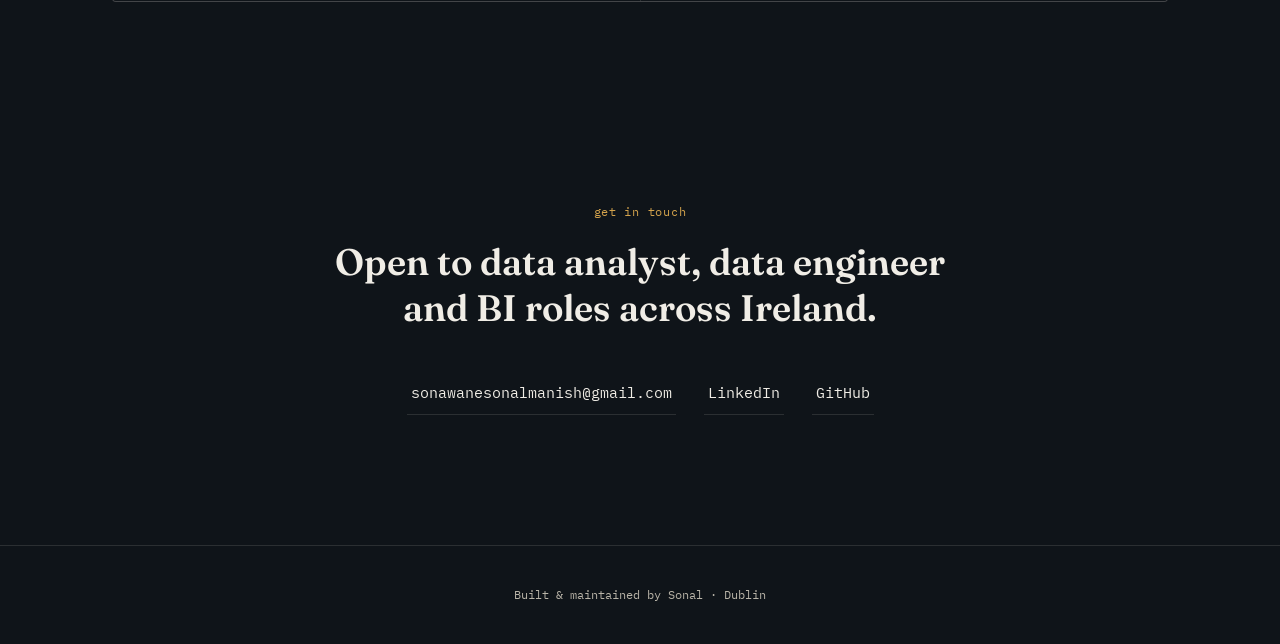
<file: index (2).html>
<!DOCTYPE html>
<html lang="en">
<head>
<meta charset="UTF-8">
<meta name="viewport" content="width=device-width, initial-scale=1.0">
<title>Sonal — Data Analytics &amp; Engineering</title>
<meta name="description" content="Sonal Sonawane — Data Engineer &amp; Analyst. Azure ETL pipelines, Power BI, Microsoft Fabric, MSc Data Analytics.">
<link rel="preconnect" href="https://fonts.googleapis.com">
<link rel="preconnect" href="https://fonts.gstatic.com" crossorigin>
<link href="https://fonts.googleapis.com/css2?family=Fraunces:ital,opsz,wght@0,9..144,400;0,9..144,500;0,9..144,600;0,9..144,700;1,9..144,500&family=IBM+Plex+Mono:wght@400;500;600&family=Inter:wght@400;500;600&display=swap" rel="stylesheet">
<link rel="stylesheet" href="style.css">
</head>
<body>

<div class="grain"></div>

<header class="nav">
  <div class="nav-inner">
    <a href="#top" class="nav-mark">S<span class="dot">.</span></a>
    <nav class="nav-links">
      <a href="#projects">Projects</a>
      <a href="#experience">Experience</a>
      <a href="#stack">Stack</a>
      <a href="#certifications">Certifications</a>
      <a href="#contact" class="nav-cta">Contact</a>
    </nav>
  </div>
</header>

<main id="top">

  <!-- HERO -->
  <section class="hero">
    <div class="hero-inner">
      <p class="eyebrow">data engineer &amp; analyst — dublin, ireland</p>
      <h1 class="hero-title">
        I turn raw, messy data<br>
        into <em>pipelines</em> people trust<br>
        and decisions people make.
      </h1>
      <p class="hero-sub">
        Data Engineer with hands-on experience building ETL pipelines and
        analytics-ready data solutions on Azure — currently completing an
        MSc in Data Analytics and expanding into Microsoft Fabric.
      </p>
      <div class="hero-actions">
        <a href="#projects" class="btn btn-primary">See the work</a>
        <a href="#contact" class="btn btn-ghost">Get in touch</a>
      </div>
    </div>
    <div class="hero-pipeline" aria-hidden="true">
      <svg viewBox="0 0 480 200" class="pipeline-svg">
        <line x1="40" y1="100" x2="440" y2="100" class="pipe-line" />
        <g class="pipe-node" style="--delay:0s">
          <circle cx="60" cy="100" r="7" class="node-dot bronze" />
          <text x="60" y="135" class="node-label">RAW</text>
        </g>
        <g class="pipe-node" style="--delay:0.4s">
          <circle cx="180" cy="100" r="7" class="node-dot bronze" />
          <text x="180" y="135" class="node-label">BRONZE</text>
        </g>
        <g class="pipe-node" style="--delay:0.8s">
          <circle cx="300" cy="100" r="7" class="node-dot silver" />
          <text x="300" y="135" class="node-label">SILVER</text>
        </g>
        <g class="pipe-node" style="--delay:1.2s">
          <circle cx="420" cy="100" r="8" class="node-dot gold" />
          <text x="420" y="135" class="node-label">GOLD</text>
        </g>
        <circle r="4" class="pulse-dot">
          <animateMotion dur="3.2s" repeatCount="indefinite" path="M60,100 L180,100 L300,100 L420,100" />
        </circle>
      </svg>
    </div>
  </section>

  <!-- PROJECTS -->
  <section id="projects" class="section">
    <div class="section-head">
      <p class="eyebrow">selected projects</p>
      <h2>Projects that shipped, not just simulated</h2>
    </div>

    <div class="project-list">

      <article class="project">
        <div class="project-meta">
          <span class="tag tag-bronze">azure</span>
          <span class="tag">databricks</span>
          <span class="tag">medallion architecture</span>
        </div>
        <h3>End-to-End Azure ETL Pipeline for E-Commerce Analytics</h3>
        <p>
          Built an Azure-based lakehouse solution using Azure Data Factory, ADLS Gen2,
          Databricks and Synapse, following architecture patterns directly applicable
          to Microsoft Fabric Lakehouse and modern cloud data platforms. Data organised
          into Bronze / Silver / Gold layers for raw, cleaned, and analytics-ready data.
          Used PySpark and Spark SQL to clean, transform and validate datasets, storing
          curated outputs in Parquet format, then modelled into fact and dimension tables
          exposed through Synapse external tables and views. Resolved integration issues
          across ADF, ADLS, Databricks and Synapse — including pipeline execution,
          storage access, schema handling and data loading.
        </p>
        <ul class="project-facts">
          <li><span>Ingestion</span> Azure Data Factory</li>
          <li><span>Storage</span> ADLS Gen2 · Parquet</li>
          <li><span>Transform</span> Azure Databricks · PySpark · Spark SQL</li>
          <li><span>Serving</span> Azure Synapse · fact &amp; dimension tables</li>
        </ul>
      </article>

      <article class="project">
        <div class="project-meta">
          <span class="tag tag-silver">forecasting</span>
          <span class="tag">time series</span>
          <span class="tag">public policy</span>
        </div>
        <h3>MSc Thesis — Forecasting Welfare &amp; Poverty Impact in Ireland</h3>
        <p>
          Built ARIMA/SARIMA time series models in Python (Pandas, Statsmodels) using
          Ireland's Live Register data (2014–2025) to forecast welfare recipient trends
          through 2026 Q4. Estimated the impact of a €10 weekly welfare payment increase
          by modelling changes in aggregate and per-person income, applying income
          elasticity of poverty to project reductions in national poverty rates.
          Developed interactive Plotly dashboards to communicate welfare trends and
          policy insights clearly to non-technical stakeholders.
        </p>
        <ul class="project-facts">
          <li><span>Models</span> ARIMA · SARIMA</li>
          <li><span>Data</span> Ireland Live Register, 2014–2025</li>
          <li><span>Tools</span> Python · Pandas · Statsmodels · Plotly</li>
        </ul>
      </article>

    </div>
  </section>

  <!-- PIPELINE / HOW I WORK -->
  <section id="pipeline" class="section section-alt">
    <div class="section-head">
      <p class="eyebrow">how the work moves</p>
      <h2>Raw data doesn't arrive ready. I build the path that gets it there.</h2>
    </div>
    <div class="stages">
      <div class="stage">
        <p class="stage-label bronze">Bronze</p>
        <h4>Ingest &amp; land</h4>
        <p>Pull data from source systems as-is. No assumptions yet — just get it in, reliably, on a schedule.</p>
      </div>
      <div class="stage">
        <p class="stage-label silver">Silver</p>
        <h4>Clean &amp; conform</h4>
        <p>Deduplicate, type, validate, join. This is where most of the real engineering time goes.</p>
      </div>
      <div class="stage">
        <p class="stage-label gold">Gold</p>
        <h4>Model &amp; serve</h4>
        <p>Curated, business-ready tables and dashboards — the layer stakeholders actually query and trust.</p>
      </div>
    </div>
  </section>

  <!-- STACK -->
  <section id="stack" class="section">
    <div class="section-head">
      <p class="eyebrow">stack</p>
      <h2>Tools I reach for</h2>
    </div>
    <div class="stack-grid">
      <div class="stack-group">
        <h4>Languages</h4>
        <p>Python · PySpark · SQL · Java</p>
      </div>
      <div class="stack-group">
        <h4>Azure Cloud</h4>
        <p>Databricks · Data Factory · Blob Storage · Synapse · Microsoft Fabric</p>
      </div>
      <div class="stack-group">
        <h4>Big Data / Hadoop</h4>
        <p>HDFS · Spark · MapReduce · Hive · Kafka</p>
      </div>
      <div class="stack-group">
        <h4>Databases</h4>
        <p>MySQL · Oracle DB · MongoDB</p>
      </div>
      <div class="stack-group">
        <h4>Analytics &amp; Reporting</h4>
        <p>Power BI (DAX) · Tableau · Excel</p>
      </div>
      <div class="stack-group">
        <h4>Ways of working</h4>
        <p>Agile (Scrum) · Iterative Development</p>
      </div>
    </div>
  </section>

  <!-- EXPERIENCE -->
  <section id="experience" class="section section-alt">
    <div class="section-head">
      <p class="eyebrow">background</p>
      <h2>Experience</h2>
    </div>
    <div class="exp-list">

      <article class="exp-item">
        <div class="exp-head">
          <h4>Data Analytics Associate</h4>
          <span class="exp-when">June 2023 — August 2024</span>
        </div>
        <p class="exp-org">AD Digital, India</p>
        <ul class="exp-bullets">
          <li>Designed and implemented automated ETL pipelines using Python and SQL to integrate data from multiple business sources, improving reporting efficiency, data consistency and accessibility for stakeholders.</li>
          <li>Developed interactive Power BI dashboards and KPI reporting solutions using DAX, enabling stakeholders to monitor campaign performance, customer retention trends, operational metrics and business outcomes.</li>
          <li>Performed advanced data analysis and root cause investigations on large datasets to identify customer behaviour patterns and support strategic decision-making.</li>
          <li>Enhanced data quality and reporting reliability through SQL optimisation, validation frameworks and process improvements, reducing manual effort and improving confidence in business reporting.</li>
          <li>Partnered with business stakeholders to gather reporting requirements and translate business needs into KPI-driven analytics solutions.</li>
        </ul>
      </article>

      <article class="exp-item">
        <div class="exp-head">
          <h4>Supervisor</h4>
          <span class="exp-when">2025 — Present</span>
        </div>
        <p class="exp-org">Boojum, Dublin, Ireland</p>
        <ul class="exp-bullets">
          <li>Managed shift operations in a fast-paced environment, coordinating team activities and ensuring efficient day-to-day operations.</li>
          <li>Maintained HACCP, health &amp; safety, and operational compliance records while managing employee hours, cash reconciliation, shift reporting and documentation.</li>
          <li>Supported inventory, food preparation and wastage control processes while ensuring adherence to company standards and quality procedures.</li>
        </ul>
      </article>

    </div>

    <div class="section-head" style="margin-top: 64px;">
      <p class="eyebrow">education</p>
      <h2>Education</h2>
    </div>
    <div class="timeline">
      <div class="tl-row">
        <div class="tl-when">Jan 2025 — Jan 2026</div>
        <div class="tl-what">
          <h4>MSc Data Analytics</h4>
          <p>National College of Ireland, Dublin</p>
        </div>
      </div>
      <div class="tl-row">
        <div class="tl-when">Jun 2020 — Jun 2024</div>
        <div class="tl-what">
          <h4>BEng Computer Engineering</h4>
          <p>Savitribai Phule Pune University, India</p>
        </div>
      </div>
      <div class="tl-row">
        <div class="tl-when">Languages</div>
        <div class="tl-what">
          <h4>German (B1) · English · Hindi</h4>
          <p>Goethe-Institut Zertifikat B1 (German Level 3)</p>
        </div>
      </div>
    </div>
  </section>

  <!-- CERTIFICATIONS -->
  <section id="certifications" class="section">
    <div class="section-head">
      <p class="eyebrow">certifications</p>
      <h2>Certifications</h2>
    </div>
    <div class="cert-grid">
      <div class="cert-card">
        <p class="cert-issuer">Microsoft</p>
        <h4>DP-900 — Microsoft Azure Data Fundamentals</h4>
      </div>
      <div class="cert-card">
        <p class="cert-issuer">Udemy</p>
        <h4>Big Data Engineering Bootcamp with GCP &amp; Azure Cloud</h4>
      </div>
      <div class="cert-card">
        <p class="cert-issuer">Trainity</p>
        <h4>8-Week Data Analytics Specialisation</h4>
      </div>
      <div class="cert-card">
        <p class="cert-issuer">Goethe-Institut</p>
        <h4>Zertifikat B1 — German Level 3</h4>
      </div>
    </div>
  </section>

  <!-- CONTACT -->
  <section id="contact" class="section contact">
    <div class="contact-inner">
      <p class="eyebrow">get in touch</p>
      <h2>Open to data analyst, data engineer<br>and BI roles across Ireland.</h2>
      <div class="contact-links">
        <a href="mailto:sonawanesonalmanish@gmail.com" class="contact-link">sonawanesonalmanish@gmail.com</a>
        <a href="https://www.linkedin.com/in/sonal-sonawane1810" class="contact-link" target="_blank" rel="noopener">LinkedIn</a>
        <a href="https://github.com/sonal1810" class="contact-link" target="_blank" rel="noopener">GitHub</a>
      </div>
    </div>
  </section>

</main>

<footer class="footer">
  <p>Built &amp; maintained by Sonal · Dublin</p>
</footer>

</body>
</html>
</file>
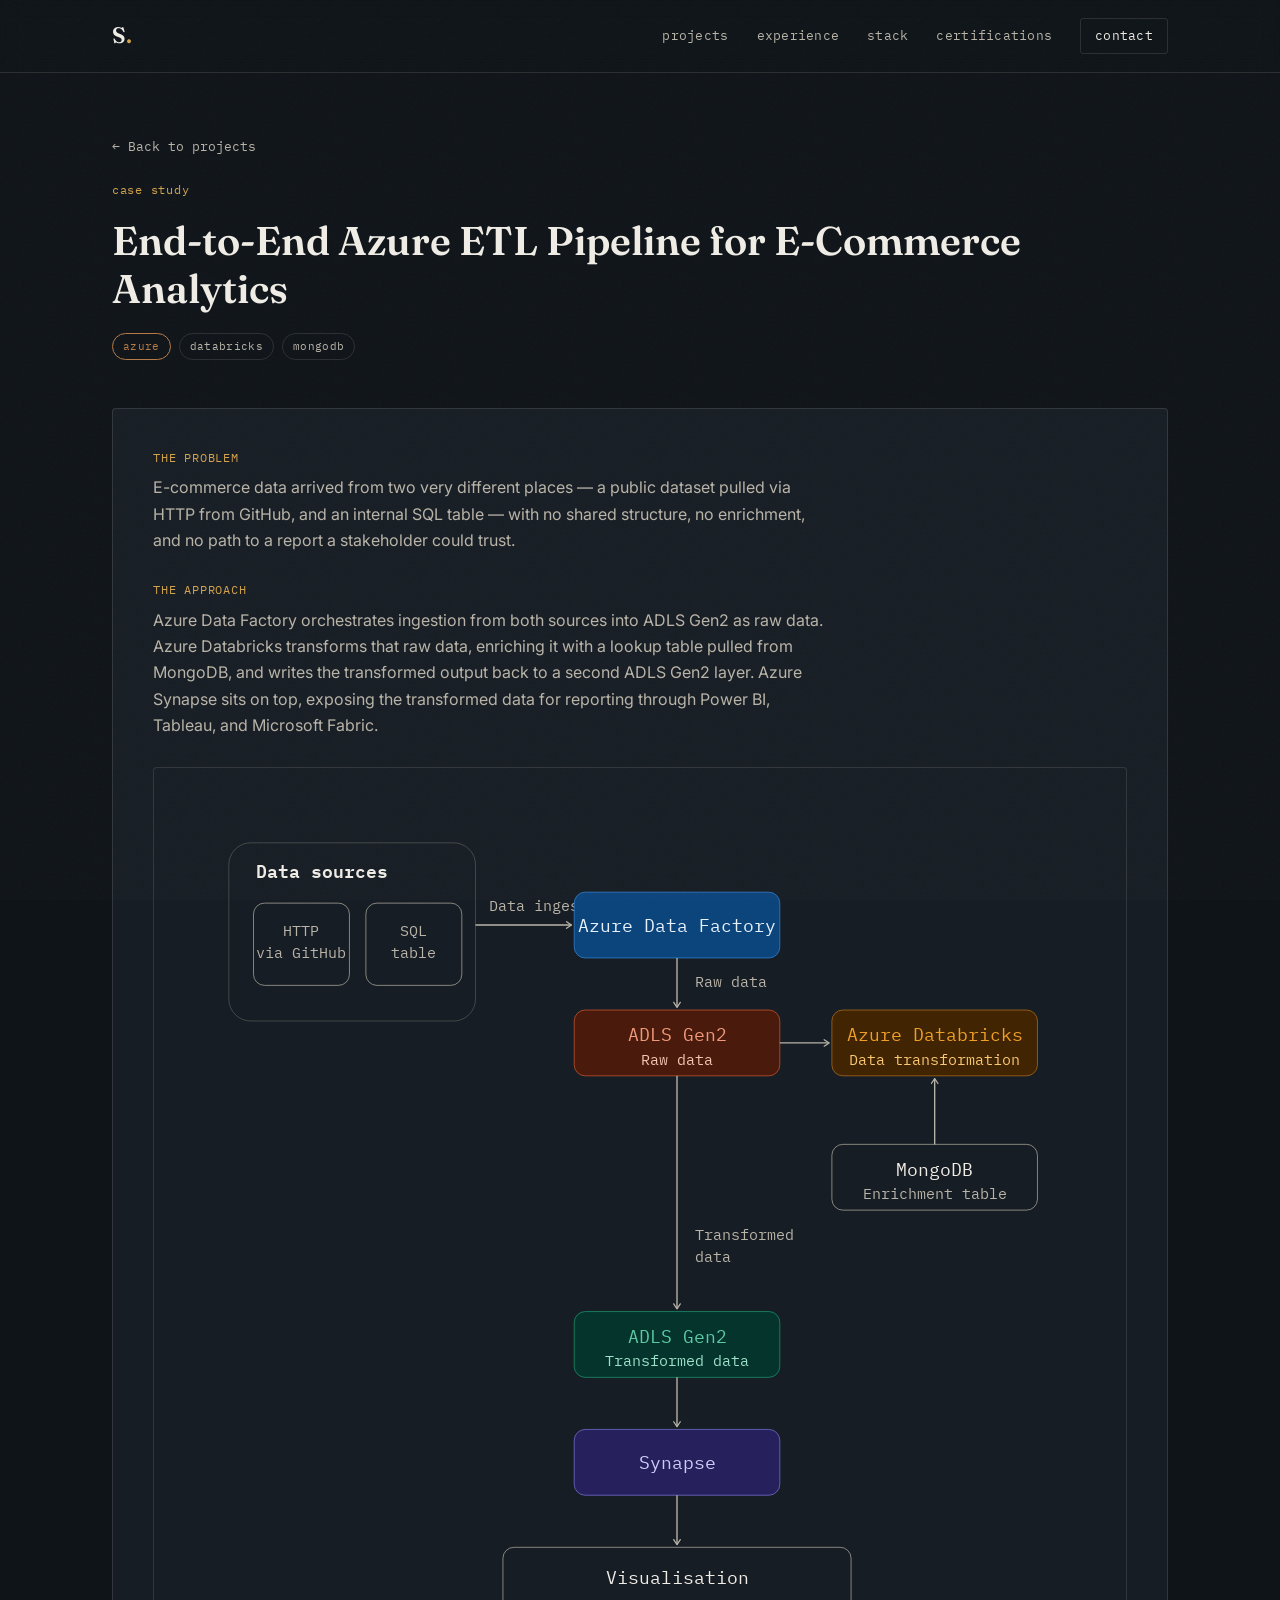
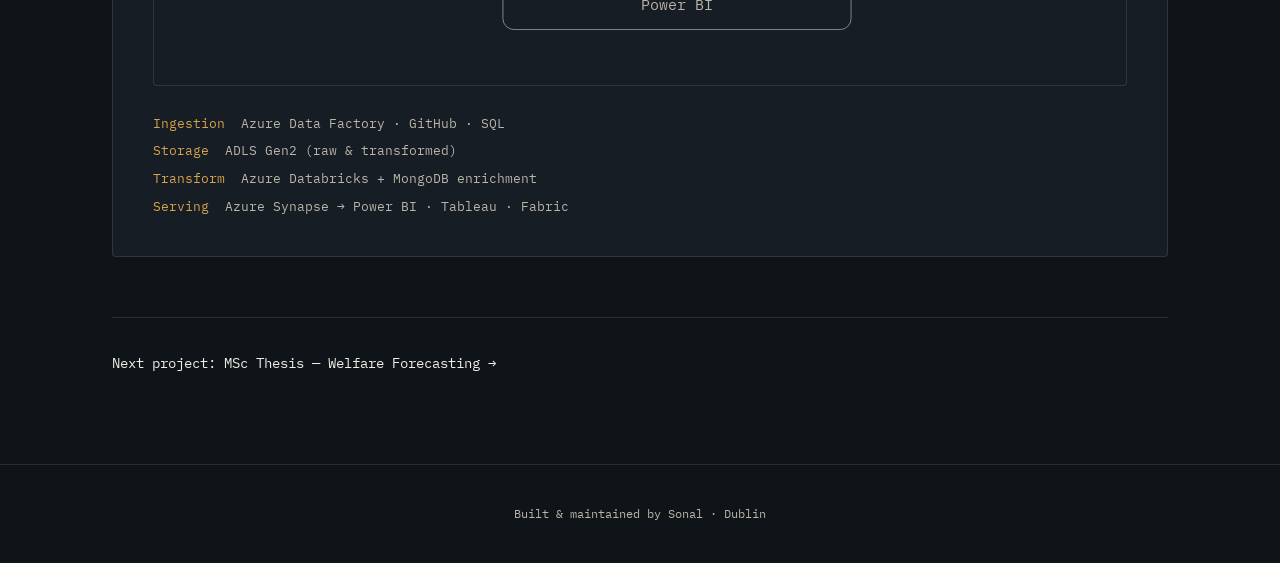
<file: projects/azure-pipeline.html>
<!DOCTYPE html>
<html lang="en">
<head>
<meta charset="UTF-8">
<meta name="viewport" content="width=device-width, initial-scale=1.0">
<title>Azure ETL Pipeline — Sonal Sonawane</title>
<meta name="description" content="Case study: end-to-end Azure ETL pipeline for e-commerce analytics, built by Sonal Sonawane.">
<link rel="preconnect" href="https://fonts.googleapis.com">
<link rel="preconnect" href="https://fonts.gstatic.com" crossorigin>
<link href="https://fonts.googleapis.com/css2?family=Fraunces:ital,opsz,wght@0,9..144,400;0,9..144,500;0,9..144,600;0,9..144,700;1,9..144,500&family=IBM+Plex+Mono:wght@400;500;600&family=Inter:wght@400;500;600&display=swap" rel="stylesheet">
<link rel="stylesheet" href="../style.css">
</head>
<body>

<div class="grain"></div>

<header class="nav">
  <div class="nav-inner">
    <a href="../index.html" class="nav-mark">S<span class="dot">.</span></a>
    <nav class="nav-links">
      <a href="../index.html#projects">Projects</a>
      <a href="../index.html#experience">Experience</a>
      <a href="../index.html#stack">Stack</a>
      <a href="../index.html#certifications">Certifications</a>
      <a href="../index.html#contact" class="nav-cta">Contact</a>
    </nav>
  </div>
</header>

<main>

  <section class="case-page-header">
    <a href="../index.html#projects" class="back-link">← Back to projects</a>
    <p class="eyebrow">case study</p>
    <h1>End-to-End Azure ETL Pipeline for E-Commerce Analytics</h1>
    <div class="case-meta">
      <span class="tag tag-bronze">azure</span>
      <span class="tag">databricks</span>
      <span class="tag">mongodb</span>
    </div>
  </section>

  <section class="section case-page-body">

    <article class="case-study case-study-standalone">

      <div class="case-block">
        <p class="case-label">The problem</p>
        <p>E-commerce data arrived from two very different places — a public dataset pulled via HTTP from GitHub, and an internal SQL table — with no shared structure, no enrichment, and no path to a report a stakeholder could trust.</p>
      </div>

      <div class="case-block">
        <p class="case-label">The approach</p>
        <p>Azure Data Factory orchestrates ingestion from both sources into ADLS Gen2 as raw data. Azure Databricks transforms that raw data, enriching it with a lookup table pulled from MongoDB, and writes the transformed output back to a second ADLS Gen2 layer. Azure Synapse sits on top, exposing the transformed data for reporting through Power BI, Tableau, and Microsoft Fabric.</p>
      </div>

      <div class="case-diagram">
        <svg width="100%" viewBox="0 0 680 640" role="img" aria-labelledby="pipeline-title pipeline-desc">
          <title id="pipeline-title">Azure ETL pipeline architecture</title>
          <desc id="pipeline-desc">HTTP via GitHub and SQL Table sources feed into Azure Data Factory, which ingests raw data into ADLS Gen2. Azure Databricks transforms the data, enriched with a MongoDB lookup table, and writes transformed output back to ADLS Gen2. Synapse exposes the data for Power BI, Tableau, and Fabric reporting.</desc>
          <defs>
            <marker id="arrowP" viewBox="0 0 10 10" refX="8" refY="5" markerWidth="6" markerHeight="6" orient="auto-start-reverse"><path d="M2 1L8 5L2 9" fill="none" stroke="context-stroke" stroke-width="1.5" stroke-linecap="round" stroke-linejoin="round"/></marker>
          </defs>

          <g><rect x="40" y="40" width="180" height="130" rx="16" fill="none" stroke="var(--paper-dim)" stroke-width="0.5" opacity="0.4"/><text x="60" y="66" fill="var(--paper)" font-family="IBM Plex Mono, monospace" font-size="13" font-weight="600">Data sources</text></g>
          <g><rect x="58" y="84" width="70" height="60" rx="8" fill="var(--ink-soft)" stroke="var(--paper-dim)" stroke-width="0.5"/><text x="93" y="108" text-anchor="middle" fill="var(--paper-dim)" font-family="IBM Plex Mono, monospace" font-size="11">HTTP</text><text x="93" y="124" text-anchor="middle" fill="var(--paper-dim)" font-family="IBM Plex Mono, monospace" font-size="11">via GitHub</text></g>
          <g><rect x="140" y="84" width="70" height="60" rx="8" fill="var(--ink-soft)" stroke="var(--paper-dim)" stroke-width="0.5"/><text x="175" y="108" text-anchor="middle" fill="var(--paper-dim)" font-family="IBM Plex Mono, monospace" font-size="11">SQL</text><text x="175" y="124" text-anchor="middle" fill="var(--paper-dim)" font-family="IBM Plex Mono, monospace" font-size="11">table</text></g>

          <text x="230" y="90" fill="var(--paper-dim)" font-family="IBM Plex Mono, monospace" font-size="11">Data ingestion</text>
          <line x1="220" y1="100" x2="290" y2="100" stroke="var(--paper-dim)" stroke-width="1" marker-end="url(#arrowP)"/>

          <g><rect x="292" y="76" width="150" height="48" rx="8" fill="#0C447C" stroke="#378ADD" stroke-width="0.5"/><text x="367" y="100" text-anchor="middle" dominant-baseline="central" fill="#E6F1FB" font-family="IBM Plex Mono, monospace" font-size="13">Azure Data Factory</text></g>

          <line x1="367" y1="124" x2="367" y2="160" stroke="var(--paper-dim)" stroke-width="1" marker-end="url(#arrowP)"/>
          <text x="380" y="145" fill="var(--paper-dim)" font-family="IBM Plex Mono, monospace" font-size="11">Raw data</text>

          <g><rect x="292" y="162" width="150" height="48" rx="8" fill="#4A1B0C" stroke="#D85A30" stroke-width="0.5"/><text x="367" y="180" text-anchor="middle" dominant-baseline="central" fill="#F0997B" font-family="IBM Plex Mono, monospace" font-size="13">ADLS Gen2</text><text x="367" y="198" text-anchor="middle" dominant-baseline="central" fill="#F5C4B3" font-family="IBM Plex Mono, monospace" font-size="11">Raw data</text></g>

          <line x1="442" y1="186" x2="478" y2="186" stroke="var(--paper-dim)" stroke-width="1" marker-end="url(#arrowP)"/>

          <g><rect x="480" y="162" width="150" height="48" rx="8" fill="#412402" stroke="#BA7517" stroke-width="0.5"/><text x="555" y="180" text-anchor="middle" dominant-baseline="central" fill="#EF9F27" font-family="IBM Plex Mono, monospace" font-size="13">Azure Databricks</text><text x="555" y="198" text-anchor="middle" dominant-baseline="central" fill="#FAC775" font-family="IBM Plex Mono, monospace" font-size="11">Data transformation</text></g>

          <g><rect x="480" y="260" width="150" height="48" rx="8" fill="var(--ink-soft)" stroke="var(--paper-dim)" stroke-width="0.5"/><text x="555" y="278" text-anchor="middle" dominant-baseline="central" fill="var(--paper)" font-family="IBM Plex Mono, monospace" font-size="13">MongoDB</text><text x="555" y="296" text-anchor="middle" dominant-baseline="central" fill="var(--paper-dim)" font-family="IBM Plex Mono, monospace" font-size="11">Enrichment table</text></g>
          <line x1="555" y1="260" x2="555" y2="212" stroke="var(--paper-dim)" stroke-width="1" marker-end="url(#arrowP)"/>

          <line x1="367" y1="210" x2="367" y2="380" stroke="var(--paper-dim)" stroke-width="1" marker-end="url(#arrowP)"/>
          <text x="380" y="330" fill="var(--paper-dim)" font-family="IBM Plex Mono, monospace" font-size="11">Transformed</text>
          <text x="380" y="346" fill="var(--paper-dim)" font-family="IBM Plex Mono, monospace" font-size="11">data</text>

          <g><rect x="292" y="382" width="150" height="48" rx="8" fill="#04342C" stroke="#1D9E75" stroke-width="0.5"/><text x="367" y="400" text-anchor="middle" dominant-baseline="central" fill="#5DCAA5" font-family="IBM Plex Mono, monospace" font-size="13">ADLS Gen2</text><text x="367" y="418" text-anchor="middle" dominant-baseline="central" fill="#9FE1CB" font-family="IBM Plex Mono, monospace" font-size="11">Transformed data</text></g>

          <line x1="367" y1="430" x2="367" y2="466" stroke="var(--paper-dim)" stroke-width="1" marker-end="url(#arrowP)"/>

          <g><rect x="292" y="468" width="150" height="48" rx="8" fill="#26215C" stroke="#7F77DD" stroke-width="0.5"/><text x="367" y="492" text-anchor="middle" dominant-baseline="central" fill="#CECBF6" font-family="IBM Plex Mono, monospace" font-size="13">Synapse</text></g>

          <line x1="367" y1="516" x2="367" y2="552" stroke="var(--paper-dim)" stroke-width="1" marker-end="url(#arrowP)"/>

          <g><rect x="240" y="554" width="254" height="60" rx="8" fill="var(--ink-soft)" stroke="var(--paper-dim)" stroke-width="0.5"/><text x="367" y="576" text-anchor="middle" dominant-baseline="central" fill="var(--paper)" font-family="IBM Plex Mono, monospace" font-size="13">Visualisation</text><text x="367" y="596" text-anchor="middle" dominant-baseline="central" fill="var(--paper-dim)" font-family="IBM Plex Mono, monospace" font-size="11">Power BI</text></g>
        </svg>
      </div>

      <ul class="project-facts">
        <li><span>Ingestion</span> Azure Data Factory · GitHub · SQL</li>
        <li><span>Storage</span> ADLS Gen2 (raw &amp; transformed)</li>
        <li><span>Transform</span> Azure Databricks + MongoDB enrichment</li>
        <li><span>Serving</span> Azure Synapse → Power BI · Tableau · Fabric</li>
      </ul>
    </article>

    <div class="case-page-nav">
      <a href="welfare-forecasting.html" class="case-page-next">Next project: MSc Thesis — Welfare Forecasting <i class="arrow">→</i></a>
    </div>

  </section>

</main>

<footer class="footer">
  <p>Built &amp; maintained by Sonal · Dublin</p>
</footer>

</body>
</html>
</file>
<file: style.css>
/* ============ TOKENS ============ */
:root {
  --ink: #0F1419;
  --ink-soft: #171D24;
  --paper: #F0EDE6;
  --paper-dim: #B9B4A8;
  --bronze: #B87A45;
  --silver: #9CA9AC;
  --gold: #D4A34C;
  --teal: #4A9B8E;
  --line: rgba(240, 237, 230, 0.12);

  --font-display: 'Fraunces', serif;
  --font-mono: 'IBM Plex Mono', monospace;
  --font-body: 'Inter', sans-serif;

  --max: 1120px;
}

* { box-sizing: border-box; }
html { scroll-behavior: smooth; }

@media (prefers-reduced-motion: reduce) {
  html { scroll-behavior: auto; }
  *, *::before, *::after { animation-duration: 0.01ms !important; animation-iteration-count: 1 !important; transition-duration: 0.01ms !important; }
}

body {
  margin: 0;
  background: var(--ink);
  color: var(--paper);
  font-family: var(--font-body);
  line-height: 1.5;
  -webkit-font-smoothing: antialiased;
}

a { color: inherit; text-decoration: none; }

.grain {
  position: fixed;
  inset: 0;
  pointer-events: none;
  z-index: 999;
  opacity: 0.035;
  background-image: url("data:image/svg+xml,%3Csvg xmlns='http://www.w3.org/2000/svg' width='120' height='120'%3E%3Cfilter id='n'%3E%3CfeTurbulence type='fractalNoise' baseFrequency='0.9' numOctaves='2' stitchTiles='stitch'/%3E%3C/filter%3E%3Crect width='100%25' height='100%25' filter='url(%23n)'/%3E%3C/svg%3E");
}

/* ============ NAV ============ */
.nav {
  position: sticky;
  top: 0;
  z-index: 100;
  backdrop-filter: blur(10px);
  background: rgba(15, 20, 25, 0.75);
  border-bottom: 1px solid var(--line);
}
.nav-inner {
  max-width: var(--max);
  margin: 0 auto;
  padding: 18px 32px;
  display: flex;
  align-items: center;
  justify-content: space-between;
}
.nav-mark {
  font-family: var(--font-display);
  font-size: 1.4rem;
  font-weight: 600;
}
.nav-mark .dot { color: var(--gold); }
.nav-links {
  display: flex;
  align-items: center;
  gap: 28px;
  font-family: var(--font-mono);
  font-size: 0.82rem;
  text-transform: lowercase;
  letter-spacing: 0.02em;
}
.nav-links a { color: var(--paper-dim); transition: color 0.2s; }
.nav-links a:hover, .nav-links a:focus-visible { color: var(--paper); }
.nav-cta {
  border: 1px solid var(--line);
  padding: 7px 14px;
  border-radius: 3px;
  color: var(--paper) !important;
}
.nav-cta:hover { border-color: var(--gold); color: var(--gold) !important; }

a:focus-visible, button:focus-visible {
  outline: 2px solid var(--gold);
  outline-offset: 3px;
}

/* ============ HERO ============ */
.hero {
  max-width: var(--max);
  margin: 0 auto;
  padding: 90px 32px 60px;
  display: grid;
  grid-template-columns: 1.1fr 0.9fr;
  gap: 40px;
  align-items: center;
}
.eyebrow {
  font-family: var(--font-mono);
  font-size: 0.78rem;
  letter-spacing: 0.06em;
  color: var(--gold);
  text-transform: lowercase;
  margin: 0 0 18px;
}
.hero-title {
  font-family: var(--font-display);
  font-weight: 600;
  font-size: clamp(2.1rem, 4.2vw, 3.4rem);
  line-height: 1.12;
  margin: 0 0 22px;
  letter-spacing: -0.01em;
}
.hero-title em {
  font-style: italic;
  font-weight: 500;
  color: var(--gold);
}
.hero-sub {
  font-size: 1.05rem;
  color: var(--paper-dim);
  max-width: 46ch;
  margin: 0 0 32px;
}
.hero-actions { display: flex; gap: 14px; flex-wrap: wrap; }

.btn {
  font-family: var(--font-mono);
  font-size: 0.85rem;
  padding: 13px 22px;
  border-radius: 3px;
  transition: all 0.2s ease;
  display: inline-block;
}
.btn-primary {
  background: var(--gold);
  color: var(--ink);
  font-weight: 600;
}
.btn-primary:hover { background: #e3b662; transform: translateY(-1px); }
.btn-ghost {
  border: 1px solid var(--line);
  color: var(--paper);
}
.btn-ghost:hover { border-color: var(--paper-dim); }

.hero-pipeline { width: 100%; }
.pipeline-svg { width: 100%; height: auto; }
.pipe-line { stroke: var(--line); stroke-width: 1.5; }
.node-dot { fill: var(--ink); stroke-width: 2.5; }
.node-dot.bronze { stroke: var(--bronze); }
.node-dot.silver { stroke: var(--silver); }
.node-dot.gold { stroke: var(--gold); fill: var(--gold); }
.node-label {
  font-family: var(--font-mono);
  font-size: 10px;
  fill: var(--paper-dim);
  text-anchor: middle;
  letter-spacing: 0.05em;
}
.pulse-dot { fill: var(--gold); filter: drop-shadow(0 0 4px var(--gold)); }
.pipe-node { animation: nodeIn 0.6s ease both; animation-delay: var(--delay); }
@keyframes nodeIn {
  from { opacity: 0; transform: translateY(6px); }
  to { opacity: 1; transform: translateY(0); }
}

/* ============ SECTIONS ============ */
.section {
  max-width: var(--max);
  margin: 0 auto;
  padding: 90px 32px;
}
.section-alt { background: var(--ink-soft); max-width: none; }
.section-alt > * { max-width: var(--max); margin-left: auto; margin-right: auto; }
.section-alt.section { padding-left: 32px; padding-right: 32px; }

.section-head { margin-bottom: 48px; max-width: 60ch; }
.section-head h2 {
  font-family: var(--font-display);
  font-weight: 600;
  font-size: clamp(1.5rem, 2.6vw, 2.1rem);
  line-height: 1.25;
  margin: 0;
}

/* ============ PROJECTS ============ */
.project-list { display: flex; flex-direction: column; gap: 1px; background: var(--line); border: 1px solid var(--line); border-radius: 4px; overflow: hidden; }
.project {
  background: var(--ink);
  padding: 36px;
  display: grid;
  grid-template-columns: 1fr 1fr;
  gap: 24px;
}
.project h3 { grid-column: 1 / -1; font-family: var(--font-display); font-size: 1.4rem; font-weight: 600; margin: 4px 0 12px; }
.project-meta { grid-column: 1 / -1; display: flex; gap: 8px; flex-wrap: wrap; }
.project p { color: var(--paper-dim); margin: 0; }
.project-facts {
  list-style: none;
  margin: 0;
  padding: 0;
  font-family: var(--font-mono);
  font-size: 0.82rem;
  display: flex;
  flex-direction: column;
  gap: 8px;
  color: var(--paper-dim);
}
.project-facts span { color: var(--gold); margin-right: 8px; }

.tag {
  font-family: var(--font-mono);
  font-size: 0.7rem;
  text-transform: lowercase;
  letter-spacing: 0.03em;
  padding: 4px 10px;
  border-radius: 20px;
  border: 1px solid var(--line);
  color: var(--paper-dim);
}
.tag-bronze { border-color: var(--bronze); color: var(--bronze); }
.tag-silver { border-color: var(--silver); color: var(--silver); }
.tag-gold { border-color: var(--gold); color: var(--gold); }

@media (max-width: 720px) {
  .project { grid-template-columns: 1fr; }
}

/* ============ DATA TABLES ============ */
.table-wrap { overflow-x: auto; margin-top: 4px; }
.data-table {
  width: 100%;
  border-collapse: collapse;
  font-family: var(--font-mono);
  font-size: 0.82rem;
  min-width: 480px;
}
.data-table th {
  text-align: left;
  padding: 10px 14px;
  color: var(--gold);
  border-bottom: 1px solid var(--line);
  font-weight: 500;
  white-space: nowrap;
}
.data-table td {
  padding: 10px 14px;
  color: var(--paper-dim);
  border-bottom: 1px solid var(--line);
  white-space: nowrap;
}
.data-table tr:last-child td { border-bottom: none; }
.data-table tr.highlight-row td {
  color: var(--paper);
  background: rgba(212, 163, 76, 0.08);
}
.data-table tr.highlight-row td:first-child { color: var(--gold); font-weight: 600; }

/* ============ PROJECT CARDS (home page) ============ */
.card-grid {
  display: grid;
  grid-template-columns: repeat(2, 1fr);
  gap: 1px;
  background: var(--line);
  border: 1px solid var(--line);
  border-radius: 4px;
  overflow: hidden;
}
.project-card {
  background: var(--ink);
  padding: 32px;
  display: flex;
  flex-direction: column;
  gap: 14px;
  transition: background 0.2s;
}
.project-card:hover { background: var(--ink-soft); }
.project-card-meta { display: flex; gap: 8px; flex-wrap: wrap; }
.project-card h3 {
  font-family: var(--font-display);
  font-size: 1.25rem;
  font-weight: 600;
  margin: 0;
  line-height: 1.3;
}
.project-card p {
  color: var(--paper-dim);
  margin: 0;
  font-size: 0.92rem;
  line-height: 1.55;
  flex-grow: 1;
}
.project-card-cta {
  font-family: var(--font-mono);
  font-size: 0.8rem;
  color: var(--gold);
  display: inline-flex;
  align-items: center;
  gap: 6px;
}
.project-card-cta .arrow { transition: transform 0.2s; font-style: normal; }
.project-card:hover .project-card-cta .arrow { transform: translateX(4px); }

@media (max-width: 720px) {
  .card-grid { grid-template-columns: 1fr; }
}

/* ============ CASE STUDY PAGE (standalone) ============ */
.case-page-header {
  max-width: var(--max);
  margin: 0 auto;
  padding: 60px 32px 32px;
}
.back-link {
  font-family: var(--font-mono);
  font-size: 0.82rem;
  color: var(--paper-dim);
  display: inline-block;
  margin-bottom: 24px;
  transition: color 0.2s;
}
.back-link:hover { color: var(--gold); }
.case-page-header h1 {
  font-family: var(--font-display);
  font-weight: 600;
  font-size: clamp(1.7rem, 3.4vw, 2.5rem);
  line-height: 1.2;
  margin: 12px 0 20px;
}
.case-page-header .case-meta { display: flex; gap: 8px; flex-wrap: wrap; }
.case-page-body { padding-top: 0; }
.case-study-standalone {
  background: none;
  border: none;
  padding: 0;
  margin-bottom: 0;
}
.case-study-standalone .case-diagram { background: var(--ink-soft); }
.case-page-nav {
  max-width: var(--max);
  margin: 60px auto 0;
  padding-top: 32px;
  border-top: 1px solid var(--line);
}
.case-page-next {
  font-family: var(--font-mono);
  font-size: 0.9rem;
  color: var(--paper);
  display: inline-flex;
  align-items: center;
  gap: 8px;
  transition: color 0.2s;
}
.case-page-next:hover { color: var(--gold); }
.case-page-next .arrow { transition: transform 0.2s; font-style: normal; }
.case-page-next:hover .arrow { transform: translateX(4px); }

/* ============ CASE STUDY ============ */
.case-study {
  background: var(--ink-soft);
  border: 1px solid var(--line);
  border-radius: 4px;
  padding: 40px;
  margin-bottom: 32px;
}
.case-meta { display: flex; gap: 8px; flex-wrap: wrap; margin-bottom: 16px; }
.case-study h3 {
  font-family: var(--font-display);
  font-size: 1.6rem;
  font-weight: 600;
  margin: 0 0 32px;
}
.case-block { margin-bottom: 28px; max-width: 68ch; }
.case-label {
  font-family: var(--font-mono);
  font-size: 0.72rem;
  text-transform: uppercase;
  letter-spacing: 0.07em;
  color: var(--gold);
  margin: 0 0 8px;
}
.case-block p:not(.case-label) { color: var(--paper-dim); margin: 0; line-height: 1.65; }
.case-diagram {
  background: var(--ink);
  border: 1px solid var(--line);
  border-radius: 4px;
  padding: 20px;
  margin: 0 0 28px;
}
.case-diagram svg { display: block; }

.project-light { padding: 36px; background: var(--ink); border: 1px solid var(--line); border-radius: 4px; }
.project-light h3 { font-family: var(--font-display); font-size: 1.4rem; font-weight: 600; margin: 4px 0 12px; }
.project-light p { color: var(--paper-dim); margin: 0 0 24px; }
.project-light .project-meta { margin-bottom: 16px; }

/* ============ CHART EMBED ============ */
.chart-wrap { margin: 0 0 24px; }
.chart-legend {
  display: flex;
  gap: 16px;
  flex-wrap: wrap;
  font-family: var(--font-mono);
  font-size: 0.78rem;
  color: var(--paper-dim);
  margin-bottom: 12px;
}
.chart-legend span { display: flex; align-items: center; gap: 6px; }
.legend-dot { width: 10px; height: 10px; border-radius: 2px; display: inline-block; }
.legend-dot.dashed { width: 12px; height: 0; border-top: 2px dashed; background: none !important; border-radius: 0; }
.chart-canvas-wrap { position: relative; width: 100%; height: 260px; }
.chart-note {
  font-family: var(--font-mono);
  font-size: 0.72rem;
  color: var(--paper-dim);
  opacity: 0.7;
  margin: 10px 0 0;
}

@media (max-width: 720px) {
  .case-study { padding: 24px; }
  .case-diagram { padding: 12px; overflow-x: auto; }
  .project-light { padding: 24px; }
}

/* ============ PIPELINE STAGES ============ */
.stages {
  display: grid;
  grid-template-columns: repeat(3, 1fr);
  gap: 1px;
  background: var(--line);
  border: 1px solid var(--line);
  border-radius: 4px;
  overflow: hidden;
}
.stage { background: var(--ink-soft); padding: 32px; }
.stage-label {
  font-family: var(--font-mono);
  font-size: 0.75rem;
  text-transform: uppercase;
  letter-spacing: 0.08em;
  margin: 0 0 14px;
}
.stage-label.bronze { color: var(--bronze); }
.stage-label.silver { color: var(--silver); }
.stage-label.gold { color: var(--gold); }
.stage h4 { font-family: var(--font-display); font-size: 1.15rem; margin: 0 0 10px; font-weight: 600; }
.stage p { color: var(--paper-dim); margin: 0; font-size: 0.92rem; }

@media (max-width: 720px) {
  .stages { grid-template-columns: 1fr; }
}

/* ============ STACK ============ */
.stack-grid {
  display: grid;
  grid-template-columns: repeat(3, 1fr);
  gap: 28px 40px;
}
.stack-group h4 {
  font-family: var(--font-mono);
  font-size: 0.75rem;
  text-transform: uppercase;
  letter-spacing: 0.06em;
  color: var(--teal);
  margin: 0 0 8px;
}
.stack-group p { margin: 0; color: var(--paper); font-size: 0.95rem; }

@media (max-width: 720px) {
  .stack-grid { grid-template-columns: 1fr 1fr; }
}

/* ============ EXPERIENCE ============ */
.exp-list { display: flex; flex-direction: column; gap: 40px; }
.exp-item {
  padding-bottom: 36px;
  border-bottom: 1px solid var(--line);
}
.exp-item:last-child { border-bottom: none; padding-bottom: 0; }
.exp-head {
  display: flex;
  justify-content: space-between;
  align-items: baseline;
  flex-wrap: wrap;
  gap: 8px;
  margin-bottom: 4px;
}
.exp-head h4 {
  font-family: var(--font-display);
  font-size: 1.2rem;
  font-weight: 600;
  margin: 0;
}
.exp-when {
  font-family: var(--font-mono);
  font-size: 0.8rem;
  color: var(--gold);
  white-space: nowrap;
}
.exp-org {
  font-family: var(--font-mono);
  font-size: 0.85rem;
  color: var(--teal);
  margin: 0 0 16px;
}
.exp-bullets {
  margin: 0;
  padding-left: 20px;
  color: var(--paper-dim);
  display: flex;
  flex-direction: column;
  gap: 10px;
  font-size: 0.94rem;
  line-height: 1.55;
}
.exp-bullets li::marker { color: var(--gold); }

/* ============ CERTIFICATIONS ============ */
.cert-grid {
  display: grid;
  grid-template-columns: repeat(2, 1fr);
  gap: 1px;
  background: var(--line);
  border: 1px solid var(--line);
  border-radius: 4px;
  overflow: hidden;
}
.cert-card {
  background: var(--ink);
  padding: 28px 32px;
}
.cert-issuer {
  font-family: var(--font-mono);
  font-size: 0.72rem;
  text-transform: uppercase;
  letter-spacing: 0.07em;
  color: var(--bronze);
  margin: 0 0 10px;
}
.cert-card h4 {
  font-family: var(--font-display);
  font-size: 1.05rem;
  font-weight: 600;
  margin: 0;
  line-height: 1.35;
}

@media (max-width: 720px) {
  .cert-grid { grid-template-columns: 1fr; }
  .exp-head { flex-direction: column; }
}

/* ============ TIMELINE ============ */
.timeline { display: flex; flex-direction: column; }
.tl-row {
  display: grid;
  grid-template-columns: 160px 1fr;
  gap: 24px;
  padding: 22px 0;
  border-bottom: 1px solid var(--line);
}
.tl-row:last-child { border-bottom: none; }
.tl-when { font-family: var(--font-mono); font-size: 0.8rem; color: var(--gold); }
.tl-what h4 { font-family: var(--font-display); font-size: 1.1rem; margin: 0 0 4px; font-weight: 600; }
.tl-what p { margin: 0; color: var(--paper-dim); font-size: 0.92rem; }

@media (max-width: 600px) {
  .tl-row { grid-template-columns: 1fr; gap: 6px; }
}

/* ============ CONTACT ============ */
.contact { text-align: center; padding: 110px 32px 130px; }
.contact-inner { max-width: 640px; margin: 0 auto; }
.contact h2 {
  font-family: var(--font-display);
  font-weight: 600;
  font-size: clamp(1.6rem, 3vw, 2.3rem);
  line-height: 1.25;
  margin: 0 0 40px;
}
.contact-links {
  display: flex;
  justify-content: center;
  gap: 28px;
  flex-wrap: wrap;
  font-family: var(--font-mono);
  font-size: 0.95rem;
}
.contact-link {
  padding: 10px 4px;
  border-bottom: 1px solid var(--line);
  transition: border-color 0.2s, color 0.2s;
}
.contact-link:hover { border-color: var(--gold); color: var(--gold); }

/* ============ FOOTER ============ */
.footer {
  text-align: center;
  padding: 28px;
  font-family: var(--font-mono);
  font-size: 0.75rem;
  color: var(--paper-dim);
  border-top: 1px solid var(--line);
}

/* ============ RESPONSIVE ============ */
@media (max-width: 860px) {
  .hero { grid-template-columns: 1fr; padding-top: 60px; }
  .nav-links { gap: 16px; font-size: 0.75rem; }
}
@media (max-width: 560px) {
  .nav-links a:not(.nav-cta) { display: none; }
  .section { padding: 60px 20px; }
  .hero { padding: 50px 20px 40px; }
  .project { padding: 24px; }
}
</file>
